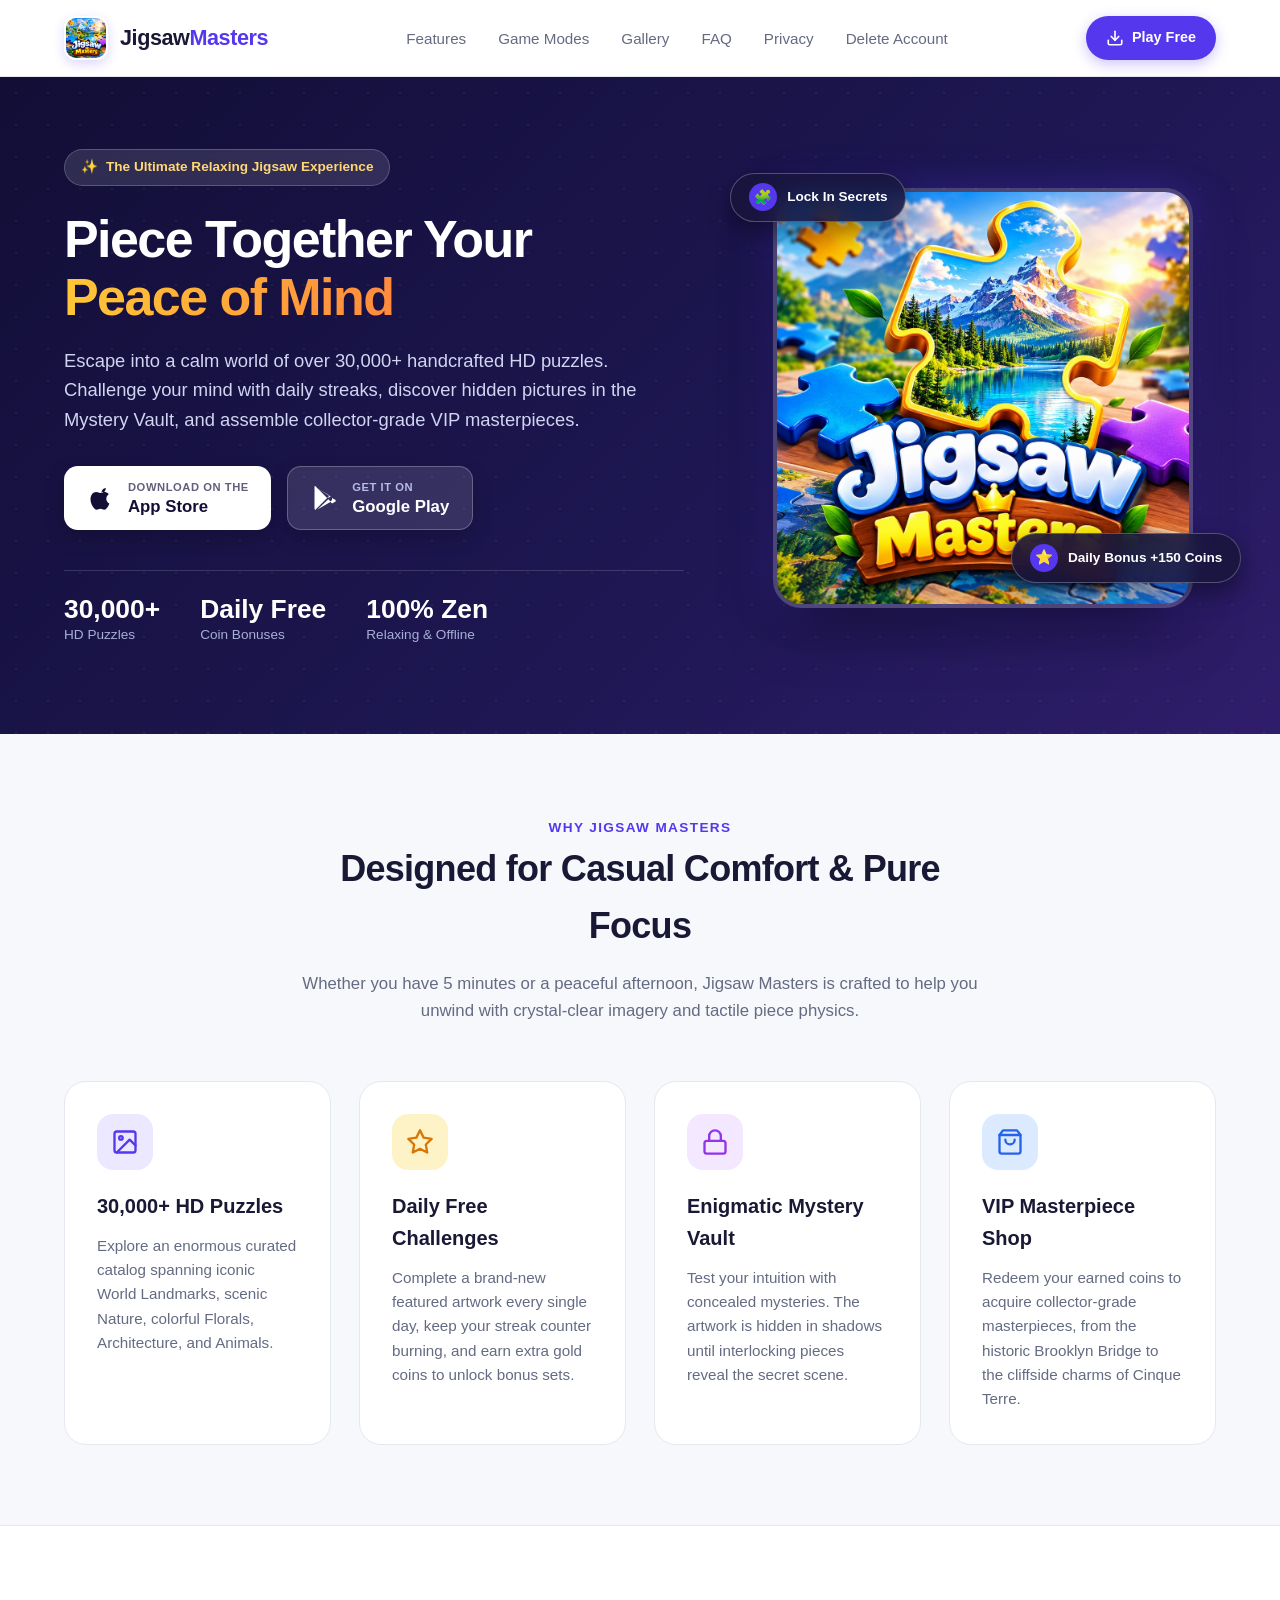
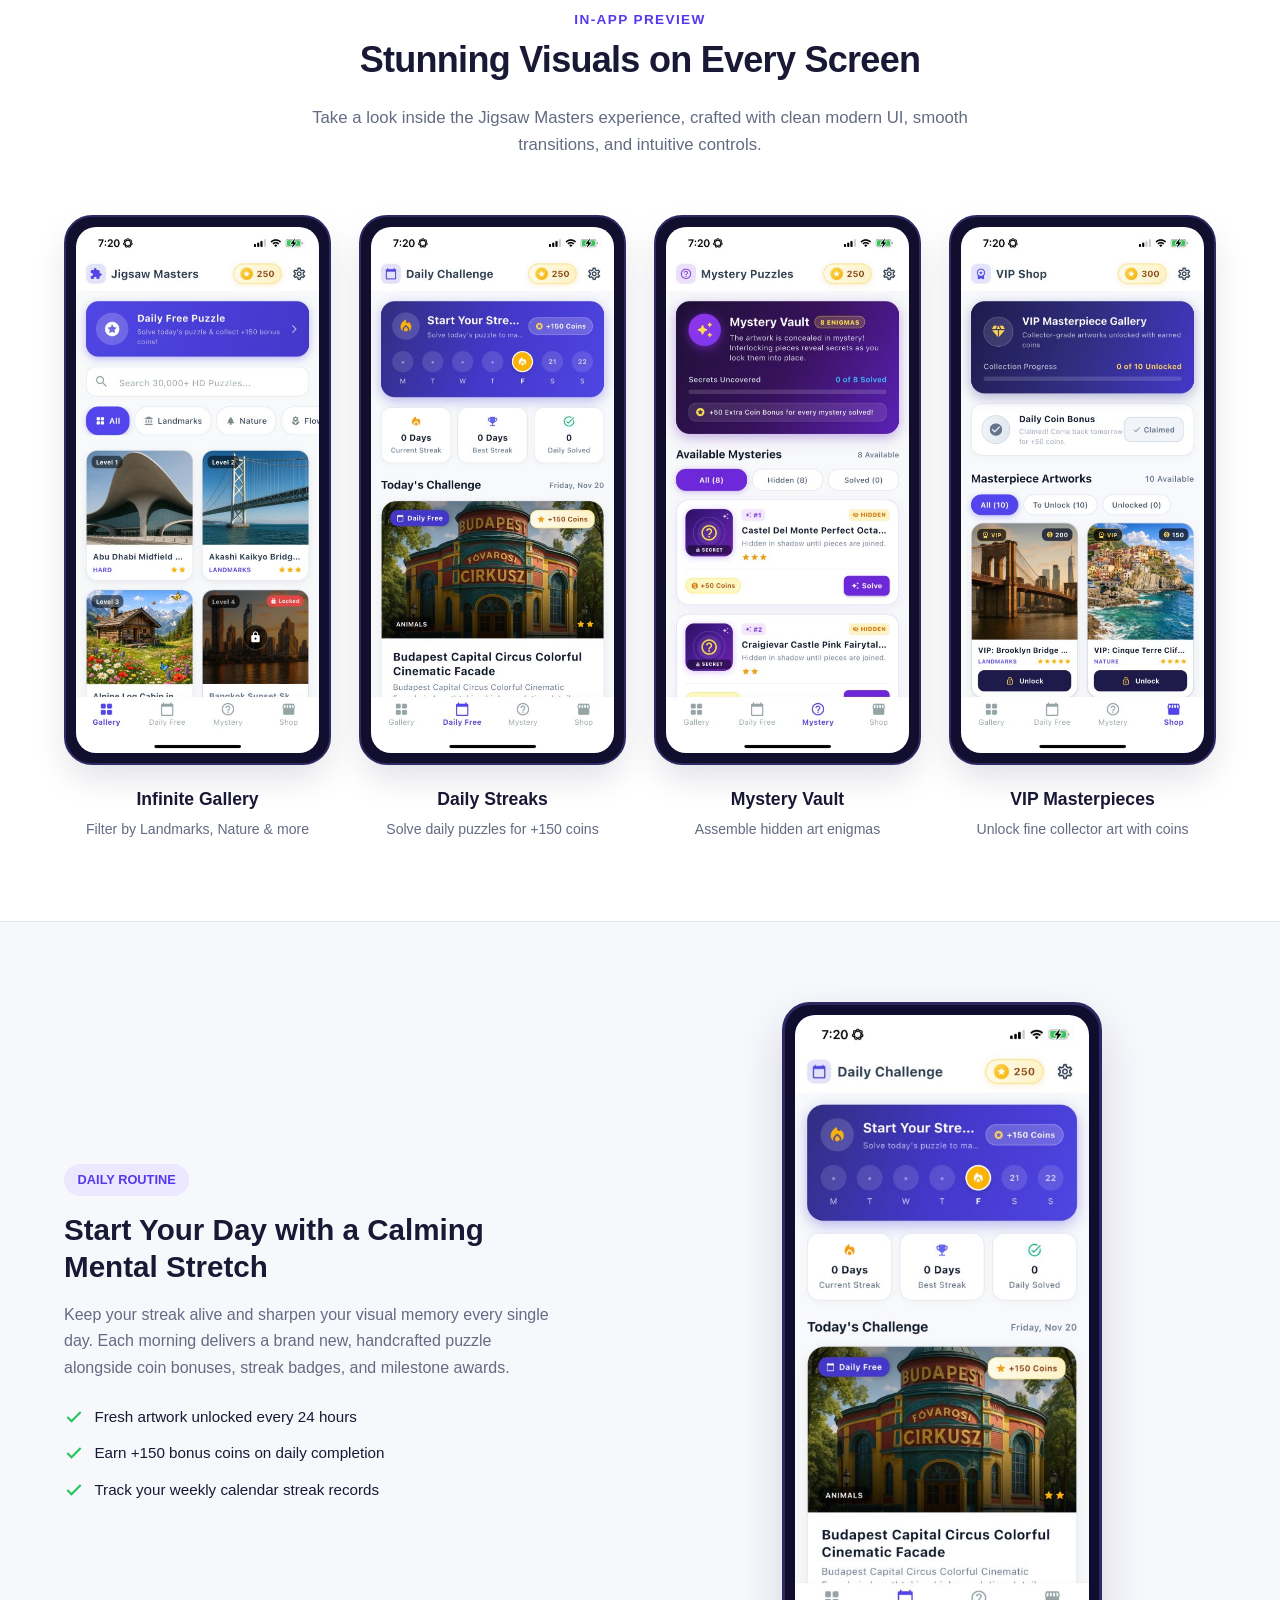
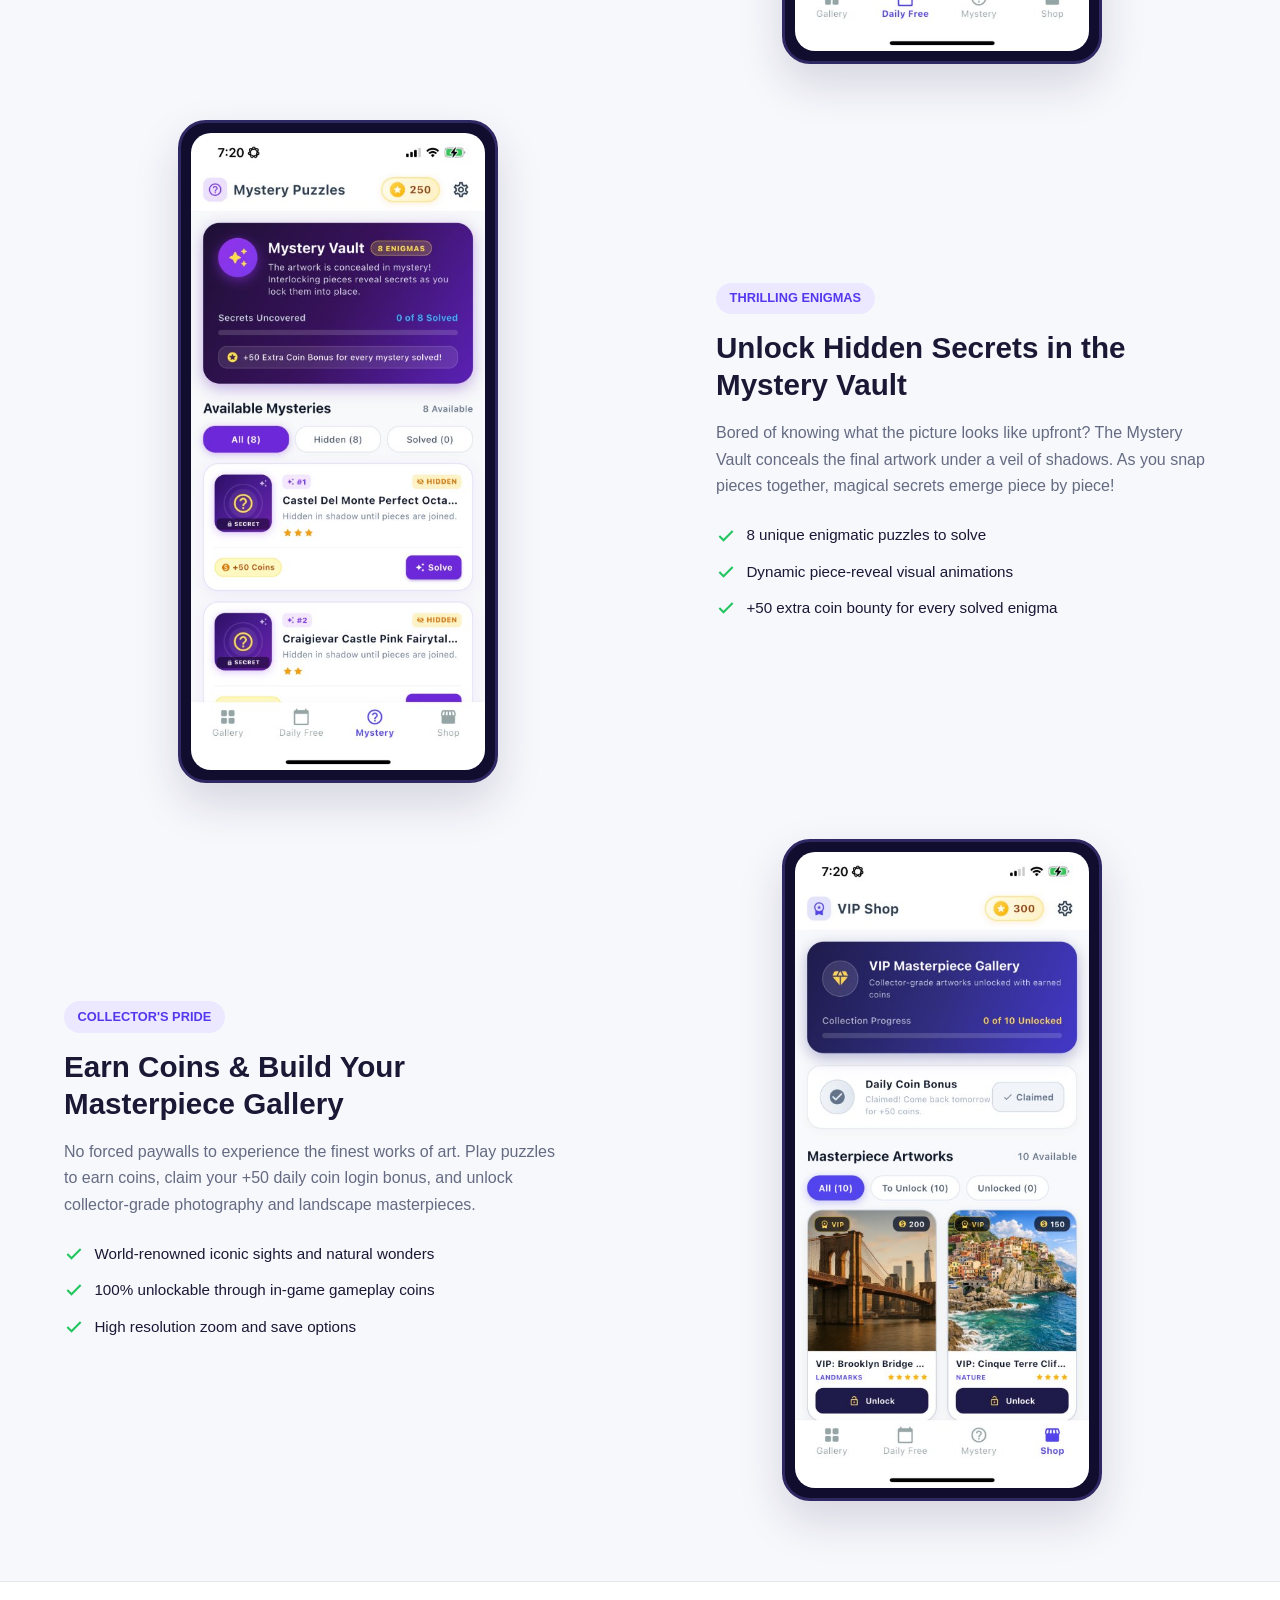
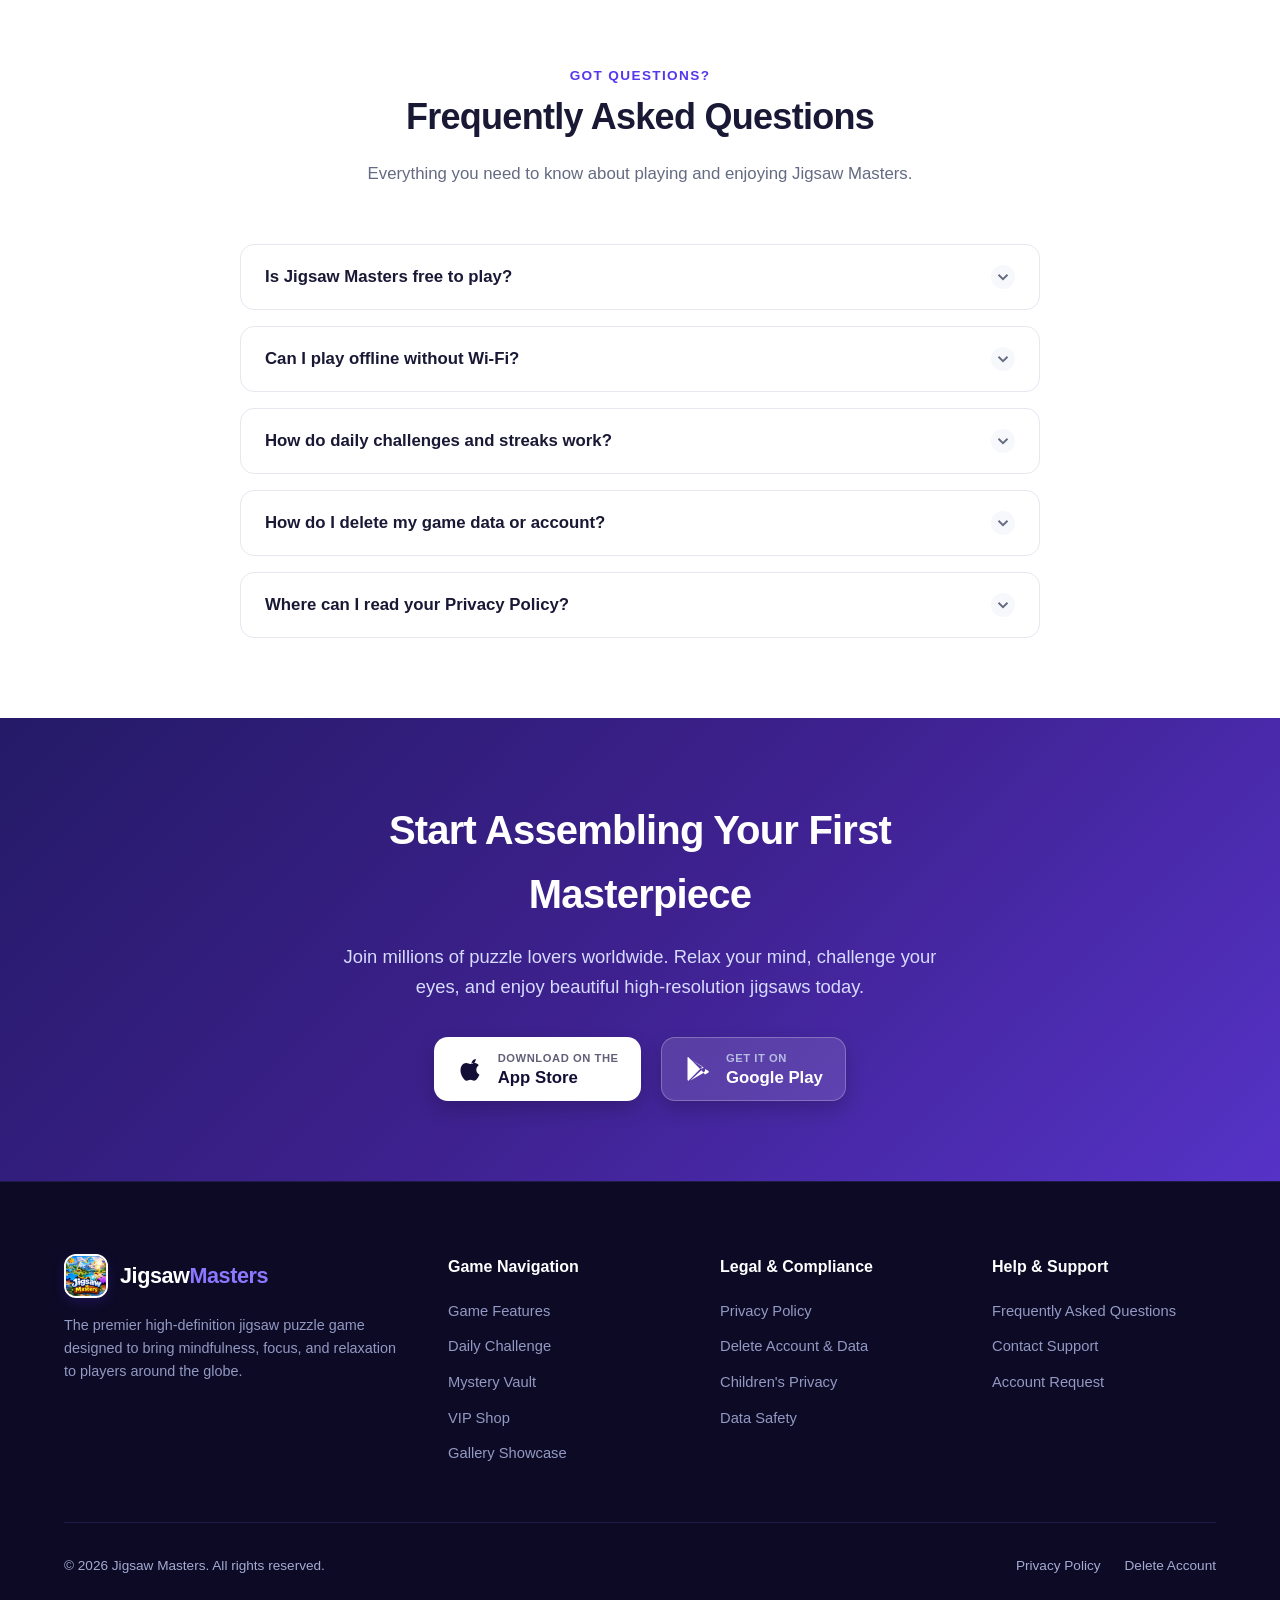
<file: index.html>
<!DOCTYPE html>
<html lang="en">
<head>
  <meta charset="UTF-8">
  <meta name="viewport" content="width=device-width, initial-scale=1.0">
  <title>Jigsaw Masters - Relaxing HD Jigsaw Puzzle Game</title>
  <meta name="description" content="Discover Jigsaw Masters! Immerse yourself in over 30,000+ HD puzzles, daily challenges, mystery vault enigmas, and VIP masterpieces. Download free for iOS and Android.">
  <meta name="keywords" content="Jigsaw Masters, jigsaw puzzle game, relaxing puzzle, HD jigsaw, daily challenge, puzzle streak, puzzle game app">
  
  <!-- Open Graph / Meta -->
  <meta property="og:title" content="Jigsaw Masters - Relaxing HD Jigsaw Puzzle Game">
  <meta property="og:description" content="Piece together your peace of mind with 30,000+ HD puzzles, daily streaks, and mystery enigmas.">
  <meta property="og:image" content="assets/images/app-logo.jpg">
  <meta property="og:type" content="website">

  <!-- Favicon -->
  <link rel="icon" type="image/jpeg" href="assets/images/app-logo.jpg">
  
  <!-- Stylesheets -->
  <link rel="stylesheet" href="assets/css/style.css">
</head>
<body>

  <!-- Navigation Header -->
  <header class="site-header">
    <div class="container nav-container">
      <a href="index.html" class="brand-logo" aria-label="Jigsaw Masters Home">
        <div class="brand-icon">
          <img src="assets/images/app-logo.jpg" alt="Jigsaw Masters Logo" width="44" height="44">
        </div>
        <div class="brand-text">Jigsaw<span>Masters</span></div>
      </a>

      <!-- Desktop Nav -->
      <nav aria-label="Primary Navigation">
        <ul class="nav-links">
          <li><a href="#features">Features</a></li>
          <li><a href="#modes">Game Modes</a></li>
          <li><a href="#showcase">Gallery</a></li>
          <li><a href="#faq">FAQ</a></li>
          <li><a href="privacy-policy.html">Privacy</a></li>
          <li><a href="delete-account.html">Delete Account</a></li>
        </ul>
      </nav>

      <div class="nav-actions">
        <a href="#download" class="btn-header-cta">
          <svg width="18" height="18" viewBox="0 0 24 24" fill="none" stroke="currentColor" stroke-width="2.2" stroke-linecap="round" stroke-linejoin="round">
            <path d="M21 15v4a2 2 0 0 1-2 2H5a2 2 0 0 1-2-2v-4"></path>
            <polyline points="7 10 12 15 17 10"></polyline>
            <line x1="12" y1="15" x2="12" y2="3"></line>
          </svg>
          Play Free
        </a>
        <button class="mobile-menu-btn" id="mobileMenuBtn" aria-label="Toggle navigation menu" aria-expanded="false">
          <svg width="26" height="26" viewBox="0 0 24 24" fill="none" stroke="currentColor" stroke-width="2.5" stroke-linecap="round" stroke-linejoin="round">
            <line x1="3" y1="12" x2="21" y2="12"></line>
            <line x1="3" y1="6" x2="21" y2="6"></line>
            <line x1="3" y1="18" x2="21" y2="18"></line>
          </svg>
        </button>
      </div>
    </div>

    <!-- Mobile Dropdown -->
    <div class="mobile-menu-dropdown" id="mobileMenuDropdown">
      <ul class="mobile-nav-list">
        <li><a href="#features">Features</a></li>
        <li><a href="#modes">Game Modes</a></li>
        <li><a href="#showcase">Screenshots</a></li>
        <li><a href="#faq">FAQ</a></li>
        <li><a href="privacy-policy.html">Privacy Policy</a></li>
        <li><a href="delete-account.html">Delete Account</a></li>
      </ul>
      <a href="#download" class="btn-header-cta mobile-cta-btn">Download Jigsaw Masters</a>
    </div>
  </header>

  <!-- Hero Section -->
  <section class="hero-section" id="hero">
    <div class="hero-pattern"></div>
    <div class="container hero-grid">
      <div class="hero-content">
        <div class="badge-tag">
          <span>✨</span> The Ultimate Relaxing Jigsaw Experience
        </div>
        <h1 class="hero-title">
          Piece Together Your <span>Peace of Mind</span>
        </h1>
        <p class="hero-desc">
          Escape into a calm world of over 30,000+ handcrafted HD puzzles. Challenge your mind with daily streaks, discover hidden pictures in the Mystery Vault, and assemble collector-grade VIP masterpieces.
        </p>

        <div class="hero-ctas" id="download">
          <!-- App Store Badge -->
          <a href="#" class="store-badge-btn" aria-label="Download on the App Store">
            <svg viewBox="0 0 24 24" fill="currentColor">
              <path d="M18.71 19.5c-.83 1.24-1.71 2.45-3.05 2.47-1.34.03-1.77-.79-3.29-.79-1.53 0-2 .77-3.27.82-1.31.05-2.3-1.32-3.14-2.53C4.25 17 2.94 12.45 4.7 9.39c.87-1.52 2.43-2.48 4.12-2.51 1.28-.02 2.5.87 3.29.87.78 0 2.26-1.07 3.81-.91.65.03 2.47.26 3.64 1.98-.09.06-2.17 1.28-2.15 3.81.03 3.02 2.65 4.03 2.68 4.04-.03.07-.42 1.44-1.38 2.83M15.97 6.37c.62-.75 1.04-1.8 1.01-2.87-1 .04-2.14.67-2.77 1.42-.55.65-.99 1.7-1.04 2.76 1.13.09 2.21-.57 2.8-1.31z"/>
            </svg>
            <div class="store-btn-text">
              <span class="subtext">Download on the</span>
              <span class="title">App Store</span>
            </div>
          </a>

          <!-- Google Play Badge -->
          <a href="#" class="store-badge-btn btn-google" aria-label="Get it on Google Play">
            <svg viewBox="0 0 24 24" fill="currentColor">
              <path d="M3.609 1.814L13.793 12 3.61 22.186a1.982 1.982 0 0 1-.61-.918V2.732c0-.338.077-.665.209-.918zm11.238 11.24l2.122 2.122-11.493 6.643 9.371-8.765zm2.122-2.108L4.475 3.303l11.493 6.643-2.122 2.108zm1.06 1.054l2.678 1.547c.789.456.789 1.196 0 1.652l-2.678 1.547-1.487-1.487 1.487-1.487z"/>
            </svg>
            <div class="store-btn-text">
              <span class="subtext">Get it on</span>
              <span class="title">Google Play</span>
            </div>
          </a>
        </div>

        <div class="hero-stats">
          <div class="stat-item">
            <h4>30,000+</h4>
            <p>HD Puzzles</p>
          </div>
          <div class="stat-item">
            <h4>Daily Free</h4>
            <p>Coin Bonuses</p>
          </div>
          <div class="stat-item">
            <h4>100% Zen</h4>
            <p>Relaxing & Offline</p>
          </div>
        </div>
      </div>

      <!-- Hero Visual -->
      <div class="hero-visual">
        <div class="hero-main-card">
          <img src="assets/images/app-logo.jpg" alt="Jigsaw Masters App Showcase" width="420" height="420">
        </div>

        <div class="floating-pill pill-1">
          <div class="pill-icon">🧩</div>
          <span>Lock In Secrets</span>
        </div>

        <div class="floating-pill pill-2">
          <div class="pill-icon">⭐</div>
          <span>Daily Bonus +150 Coins</span>
        </div>
      </div>
    </div>
  </section>

  <!-- Core Features Section -->
  <section class="section" id="features">
    <div class="container">
      <div class="section-header">
        <span class="section-subtitle">Why Jigsaw Masters</span>
        <h2 class="section-title">Designed for Casual Comfort & Pure Focus</h2>
        <p class="section-desc">Whether you have 5 minutes or a peaceful afternoon, Jigsaw Masters is crafted to help you unwind with crystal-clear imagery and tactile piece physics.</p>
      </div>

      <div class="features-grid">
        <!-- Feature 1 -->
        <div class="feature-card">
          <div class="feature-icon-wrapper">
            <svg width="28" height="28" viewBox="0 0 24 24" fill="none" stroke="currentColor" stroke-width="2" stroke-linecap="round" stroke-linejoin="round">
              <rect x="3" y="3" width="18" height="18" rx="2" ry="2"></rect>
              <circle cx="8.5" cy="8.5" r="1.5"></circle>
              <polyline points="21 15 16 10 5 21"></polyline>
            </svg>
          </div>
          <h3>30,000+ HD Puzzles</h3>
          <p>Explore an enormous curated catalog spanning iconic World Landmarks, scenic Nature, colorful Florals, Architecture, and Animals.</p>
        </div>

        <!-- Feature 2 -->
        <div class="feature-card">
          <div class="feature-icon-wrapper">
            <svg width="28" height="28" viewBox="0 0 24 24" fill="none" stroke="currentColor" stroke-width="2" stroke-linecap="round" stroke-linejoin="round">
              <polygon points="12 2 15.09 8.26 22 9.27 17 14.14 18.18 21.02 12 17.77 5.82 21.02 7 14.14 2 9.27 8.91 8.26 12 2"></polygon>
            </svg>
          </div>
          <h3>Daily Free Challenges</h3>
          <p>Complete a brand-new featured artwork every single day, keep your streak counter burning, and earn extra gold coins to unlock bonus sets.</p>
        </div>

        <!-- Feature 3 -->
        <div class="feature-card">
          <div class="feature-icon-wrapper">
            <svg width="28" height="28" viewBox="0 0 24 24" fill="none" stroke="currentColor" stroke-width="2" stroke-linecap="round" stroke-linejoin="round">
              <rect x="3" y="11" width="18" height="11" rx="2" ry="2"></rect>
              <path d="M7 11V7a5 5 0 0 1 10 0v4"></path>
            </svg>
          </div>
          <h3>Enigmatic Mystery Vault</h3>
          <p>Test your intuition with concealed mysteries. The artwork is hidden in shadows until interlocking pieces reveal the secret scene.</p>
        </div>

        <!-- Feature 4 -->
        <div class="feature-card">
          <div class="feature-icon-wrapper">
            <svg width="28" height="28" viewBox="0 0 24 24" fill="none" stroke="currentColor" stroke-width="2" stroke-linecap="round" stroke-linejoin="round">
              <path d="M6 2L3 6v14a2 2 0 0 0 2 2h14a2 2 0 0 0 2-2V6l-3-4z"></path>
              <line x1="3" y1="6" x2="21" y2="6"></line>
              <path d="M16 10a4 4 0 0 1-8 0"></path>
            </svg>
          </div>
          <h3>VIP Masterpiece Shop</h3>
          <p>Redeem your earned coins to acquire collector-grade masterpieces, from the historic Brooklyn Bridge to the cliffside charms of Cinque Terre.</p>
        </div>
      </div>
    </div>
  </section>

  <!-- In-Game Showcase / Screenshots -->
  <section class="section showcase-section" id="showcase">
    <div class="container">
      <div class="section-header">
        <span class="section-subtitle">In-App Preview</span>
        <h2 class="section-title">Stunning Visuals on Every Screen</h2>
        <p class="section-desc">Take a look inside the Jigsaw Masters experience, crafted with clean modern UI, smooth transitions, and intuitive controls.</p>
      </div>

      <div class="screens-grid">
        <!-- Screen 1: Gallery -->
        <div class="screen-item">
          <div class="screen-mockup">
            <img src="assets/images/screen-gallery.jpg" alt="Jigsaw Masters HD Puzzle Catalog" loading="lazy">
          </div>
          <div class="screen-caption">
            <h4>Infinite Gallery</h4>
            <p>Filter by Landmarks, Nature & more</p>
          </div>
        </div>

        <!-- Screen 2: Daily Challenge -->
        <div class="screen-item">
          <div class="screen-mockup">
            <img src="assets/images/screen-daily.jpg" alt="Daily Free Challenge and Streaks" loading="lazy">
          </div>
          <div class="screen-caption">
            <h4>Daily Streaks</h4>
            <p>Solve daily puzzles for +150 coins</p>
          </div>
        </div>

        <!-- Screen 3: Mystery Puzzles -->
        <div class="screen-item">
          <div class="screen-mockup">
            <img src="assets/images/screen-mystery.jpg" alt="Mystery Vault Enigmas" loading="lazy">
          </div>
          <div class="screen-caption">
            <h4>Mystery Vault</h4>
            <p>Assemble hidden art enigmas</p>
          </div>
        </div>

        <!-- Screen 4: VIP Shop -->
        <div class="screen-item">
          <div class="screen-mockup">
            <img src="assets/images/screen-vip.jpg" alt="VIP Masterpiece Gallery Shop" loading="lazy">
          </div>
          <div class="screen-caption">
            <h4>VIP Masterpieces</h4>
            <p>Unlock fine collector art with coins</p>
          </div>
        </div>
      </div>
    </div>
  </section>

  <!-- Deep Dive Game Modes -->
  <section class="section" id="modes">
    <div class="container modes-container">
      
      <!-- Mode 1: Daily Free -->
      <div class="mode-row">
        <div class="mode-content">
          <span class="mode-tag">Daily Routine</span>
          <h3 class="mode-title">Start Your Day with a Calming Mental Stretch</h3>
          <p class="mode-desc">
            Keep your streak alive and sharpen your visual memory every single day. Each morning delivers a brand new, handcrafted puzzle alongside coin bonuses, streak badges, and milestone awards.
          </p>
          <ul class="mode-checklist">
            <li>
              <svg width="20" height="20" viewBox="0 0 24 24" fill="none" stroke="currentColor" stroke-width="2.5"><polyline points="20 6 9 17 4 12"></polyline></svg>
              Fresh artwork unlocked every 24 hours
            </li>
            <li>
              <svg width="20" height="20" viewBox="0 0 24 24" fill="none" stroke="currentColor" stroke-width="2.5"><polyline points="20 6 9 17 4 12"></polyline></svg>
              Earn +150 bonus coins on daily completion
            </li>
            <li>
              <svg width="20" height="20" viewBox="0 0 24 24" fill="none" stroke="currentColor" stroke-width="2.5"><polyline points="20 6 9 17 4 12"></polyline></svg>
              Track your weekly calendar streak records
            </li>
          </ul>
        </div>
        <div class="mode-preview-frame">
          <img src="assets/images/screen-daily.jpg" alt="Daily Free Challenge Screen" loading="lazy">
        </div>
      </div>

      <!-- Mode 2: Mystery Vault -->
      <div class="mode-row reverse">
        <div class="mode-content">
          <span class="mode-tag">Thrilling Enigmas</span>
          <h3 class="mode-title">Unlock Hidden Secrets in the Mystery Vault</h3>
          <p class="mode-desc">
            Bored of knowing what the picture looks like upfront? The Mystery Vault conceals the final artwork under a veil of shadows. As you snap pieces together, magical secrets emerge piece by piece!
          </p>
          <ul class="mode-checklist">
            <li>
              <svg width="20" height="20" viewBox="0 0 24 24" fill="none" stroke="currentColor" stroke-width="2.5"><polyline points="20 6 9 17 4 12"></polyline></svg>
              8 unique enigmatic puzzles to solve
            </li>
            <li>
              <svg width="20" height="20" viewBox="0 0 24 24" fill="none" stroke="currentColor" stroke-width="2.5"><polyline points="20 6 9 17 4 12"></polyline></svg>
              Dynamic piece-reveal visual animations
            </li>
            <li>
              <svg width="20" height="20" viewBox="0 0 24 24" fill="none" stroke="currentColor" stroke-width="2.5"><polyline points="20 6 9 17 4 12"></polyline></svg>
              +50 extra coin bounty for every solved enigma
            </li>
          </ul>
        </div>
        <div class="mode-preview-frame">
          <img src="assets/images/screen-mystery.jpg" alt="Mystery Vault Screen" loading="lazy">
        </div>
      </div>

      <!-- Mode 3: VIP Shop -->
      <div class="mode-row">
        <div class="mode-content">
          <span class="mode-tag">Collector's Pride</span>
          <h3 class="mode-title">Earn Coins & Build Your Masterpiece Gallery</h3>
          <p class="mode-desc">
            No forced paywalls to experience the finest works of art. Play puzzles to earn coins, claim your +50 daily coin login bonus, and unlock collector-grade photography and landscape masterpieces.
          </p>
          <ul class="mode-checklist">
            <li>
              <svg width="20" height="20" viewBox="0 0 24 24" fill="none" stroke="currentColor" stroke-width="2.5"><polyline points="20 6 9 17 4 12"></polyline></svg>
              World-renowned iconic sights and natural wonders
            </li>
            <li>
              <svg width="20" height="20" viewBox="0 0 24 24" fill="none" stroke="currentColor" stroke-width="2.5"><polyline points="20 6 9 17 4 12"></polyline></svg>
              100% unlockable through in-game gameplay coins
            </li>
            <li>
              <svg width="20" height="20" viewBox="0 0 24 24" fill="none" stroke="currentColor" stroke-width="2.5"><polyline points="20 6 9 17 4 12"></polyline></svg>
              High resolution zoom and save options
            </li>
          </ul>
        </div>
        <div class="mode-preview-frame">
          <img src="assets/images/screen-vip.jpg" alt="VIP Shop Screen" loading="lazy">
        </div>
      </div>

    </div>
  </section>

  <!-- FAQ Section -->
  <section class="section" id="faq" style="background: #ffffff; border-top: 1px solid var(--border-color);">
    <div class="container">
      <div class="section-header">
        <span class="section-subtitle">Got Questions?</span>
        <h2 class="section-title">Frequently Asked Questions</h2>
        <p class="section-desc">Everything you need to know about playing and enjoying Jigsaw Masters.</p>
      </div>

      <div class="faq-accordion">
        <div class="faq-item">
          <button class="faq-question" aria-expanded="false">
            <span>Is Jigsaw Masters free to play?</span>
            <div class="faq-icon">
              <svg width="18" height="18" viewBox="0 0 24 24" fill="none" stroke="currentColor" stroke-width="2.5"><polyline points="6 9 12 15 18 9"></polyline></svg>
            </div>
          </button>
          <div class="faq-answer">
            <p>Yes! Jigsaw Masters is completely free to download and play. You can enjoy thousands of puzzles, daily challenges, and mystery vaults without paying a dime. Optional in-game items or coin packages can be purchased if you wish to unlock content faster.</p>
          </div>
        </div>

        <div class="faq-item">
          <button class="faq-question" aria-expanded="false">
            <span>Can I play offline without Wi-Fi?</span>
            <div class="faq-icon">
              <svg width="18" height="18" viewBox="0 0 24 24" fill="none" stroke="currentColor" stroke-width="2.5"><polyline points="6 9 12 15 18 9"></polyline></svg>
            </div>
          </button>
          <div class="faq-answer">
            <p>Absolutely. You can play your downloaded puzzle packs and ongoing games completely offline, making Jigsaw Masters the ideal companion for flights, commutes, or relaxing in nature.</p>
          </div>
        </div>

        <div class="faq-item">
          <button class="faq-question" aria-expanded="false">
            <span>How do daily challenges and streaks work?</span>
            <div class="faq-icon">
              <svg width="18" height="18" viewBox="0 0 24 24" fill="none" stroke="currentColor" stroke-width="2.5"><polyline points="6 9 12 15 18 9"></polyline></svg>
            </div>
          </button>
          <div class="faq-answer">
            <p>A new unique puzzle arrives every day at midnight local time. Solving the puzzle adds a day to your streak calendar and rewards you with +150 bonus coins.</p>
          </div>
        </div>

        <div class="faq-item">
          <button class="faq-question" aria-expanded="false">
            <span>How do I delete my game data or account?</span>
            <div class="faq-icon">
              <svg width="18" height="18" viewBox="0 0 24 24" fill="none" stroke="currentColor" stroke-width="2.5"><polyline points="6 9 12 15 18 9"></polyline></svg>
            </div>
          </button>
          <div class="faq-answer">
            <p>You can delete your account and all associated cloud data at any time either within the game (via Settings ⚙️ &gt; Account &gt; Delete Account) or directly online through our dedicated <a href="delete-account.html">Account Deletion Page</a>.</p>
          </div>
        </div>

        <div class="faq-item">
          <button class="faq-question" aria-expanded="false">
            <span>Where can I read your Privacy Policy?</span>
            <div class="faq-icon">
              <svg width="18" height="18" viewBox="0 0 24 24" fill="none" stroke="currentColor" stroke-width="2.5"><polyline points="6 9 12 15 18 9"></polyline></svg>
            </div>
          </button>
          <div class="faq-answer">
            <p>We believe in total transparency. Our complete and detailed data policies are available on our <a href="privacy-policy.html">Privacy Policy page</a>.</p>
          </div>
        </div>
      </div>
    </div>
  </section>

  <!-- CTA Banner -->
  <section class="cta-section">
    <div class="container cta-box">
      <h2>Start Assembling Your First Masterpiece</h2>
      <p>Join millions of puzzle lovers worldwide. Relax your mind, challenge your eyes, and enjoy beautiful high-resolution jigsaws today.</p>
      <div class="cta-buttons">
        <a href="#" class="store-badge-btn" aria-label="Download on App Store">
          <svg viewBox="0 0 24 24" fill="currentColor" width="26" height="26">
            <path d="M18.71 19.5c-.83 1.24-1.71 2.45-3.05 2.47-1.34.03-1.77-.79-3.29-.79-1.53 0-2 .77-3.27.82-1.31.05-2.3-1.32-3.14-2.53C4.25 17 2.94 12.45 4.7 9.39c.87-1.52 2.43-2.48 4.12-2.51 1.28-.02 2.5.87 3.29.87.78 0 2.26-1.07 3.81-.91.65.03 2.47.26 3.64 1.98-.09.06-2.17 1.28-2.15 3.81.03 3.02 2.65 4.03 2.68 4.04-.03.07-.42 1.44-1.38 2.83M15.97 6.37c.62-.75 1.04-1.8 1.01-2.87-1 .04-2.14.67-2.77 1.42-.55.65-.99 1.7-1.04 2.76 1.13.09 2.21-.57 2.8-1.31z"/>
          </svg>
          <div class="store-btn-text">
            <span class="subtext">Download on the</span>
            <span class="title">App Store</span>
          </div>
        </a>

        <a href="#" class="store-badge-btn btn-google" aria-label="Get it on Google Play">
          <svg viewBox="0 0 24 24" fill="currentColor" width="26" height="26">
            <path d="M3.609 1.814L13.793 12 3.61 22.186a1.982 1.982 0 0 1-.61-.918V2.732c0-.338.077-.665.209-.918zm11.238 11.24l2.122 2.122-11.493 6.643 9.371-8.765zm2.122-2.108L4.475 3.303l11.493 6.643-2.122 2.108zm1.06 1.054l2.678 1.547c.789.456.789 1.196 0 1.652l-2.678 1.547-1.487-1.487 1.487-1.487z"/>
          </svg>
          <div class="store-btn-text">
            <span class="subtext">Get it on</span>
            <span class="title">Google Play</span>
          </div>
        </a>
      </div>
    </div>
  </section>

  <!-- Site Footer -->
  <footer class="site-footer">
    <div class="container">
      <div class="footer-grid">
        <div class="footer-brand">
          <div class="brand-logo">
            <div class="brand-icon">
              <img src="assets/images/app-logo.jpg" alt="Jigsaw Masters Logo" width="44" height="44">
            </div>
            <div class="brand-text">Jigsaw<span style="color: #8c77ff;">Masters</span></div>
          </div>
          <p class="footer-desc">
            The premier high-definition jigsaw puzzle game designed to bring mindfulness, focus, and relaxation to players around the globe.
          </p>
        </div>

        <div class="footer-col">
          <h4>Game Navigation</h4>
          <ul class="footer-links">
            <li><a href="#features">Game Features</a></li>
            <li><a href="#modes">Daily Challenge</a></li>
            <li><a href="#modes">Mystery Vault</a></li>
            <li><a href="#modes">VIP Shop</a></li>
            <li><a href="#showcase">Gallery Showcase</a></li>
          </ul>
        </div>

        <div class="footer-col">
          <h4>Legal & Compliance</h4>
          <ul class="footer-links">
            <li><a href="privacy-policy.html">Privacy Policy</a></li>
            <li><a href="delete-account.html">Delete Account & Data</a></li>
            <li><a href="privacy-policy.html#children">Children's Privacy</a></li>
            <li><a href="privacy-policy.html#security">Data Safety</a></li>
          </ul>
        </div>

        <div class="footer-col">
          <h4>Help & Support</h4>
          <ul class="footer-links">
            <li><a href="#faq">Frequently Asked Questions</a></li>
            <li><a href="mailto:support@jigsawmastersgame.com">Contact Support</a></li>
            <li><a href="delete-account.html">Account Request</a></li>
          </ul>
        </div>
      </div>

      <div class="footer-bottom">
        <p>&copy; <span id="currentYear"></span> Jigsaw Masters. All rights reserved.</p>
        <div class="footer-legal-links">
          <a href="privacy-policy.html">Privacy Policy</a>
          <a href="delete-account.html">Delete Account</a>
        </div>
      </div>
    </div>
  </footer>

  <!-- Scripts -->
  <script src="assets/js/main.js"></script>
</body>
</html>
</file>
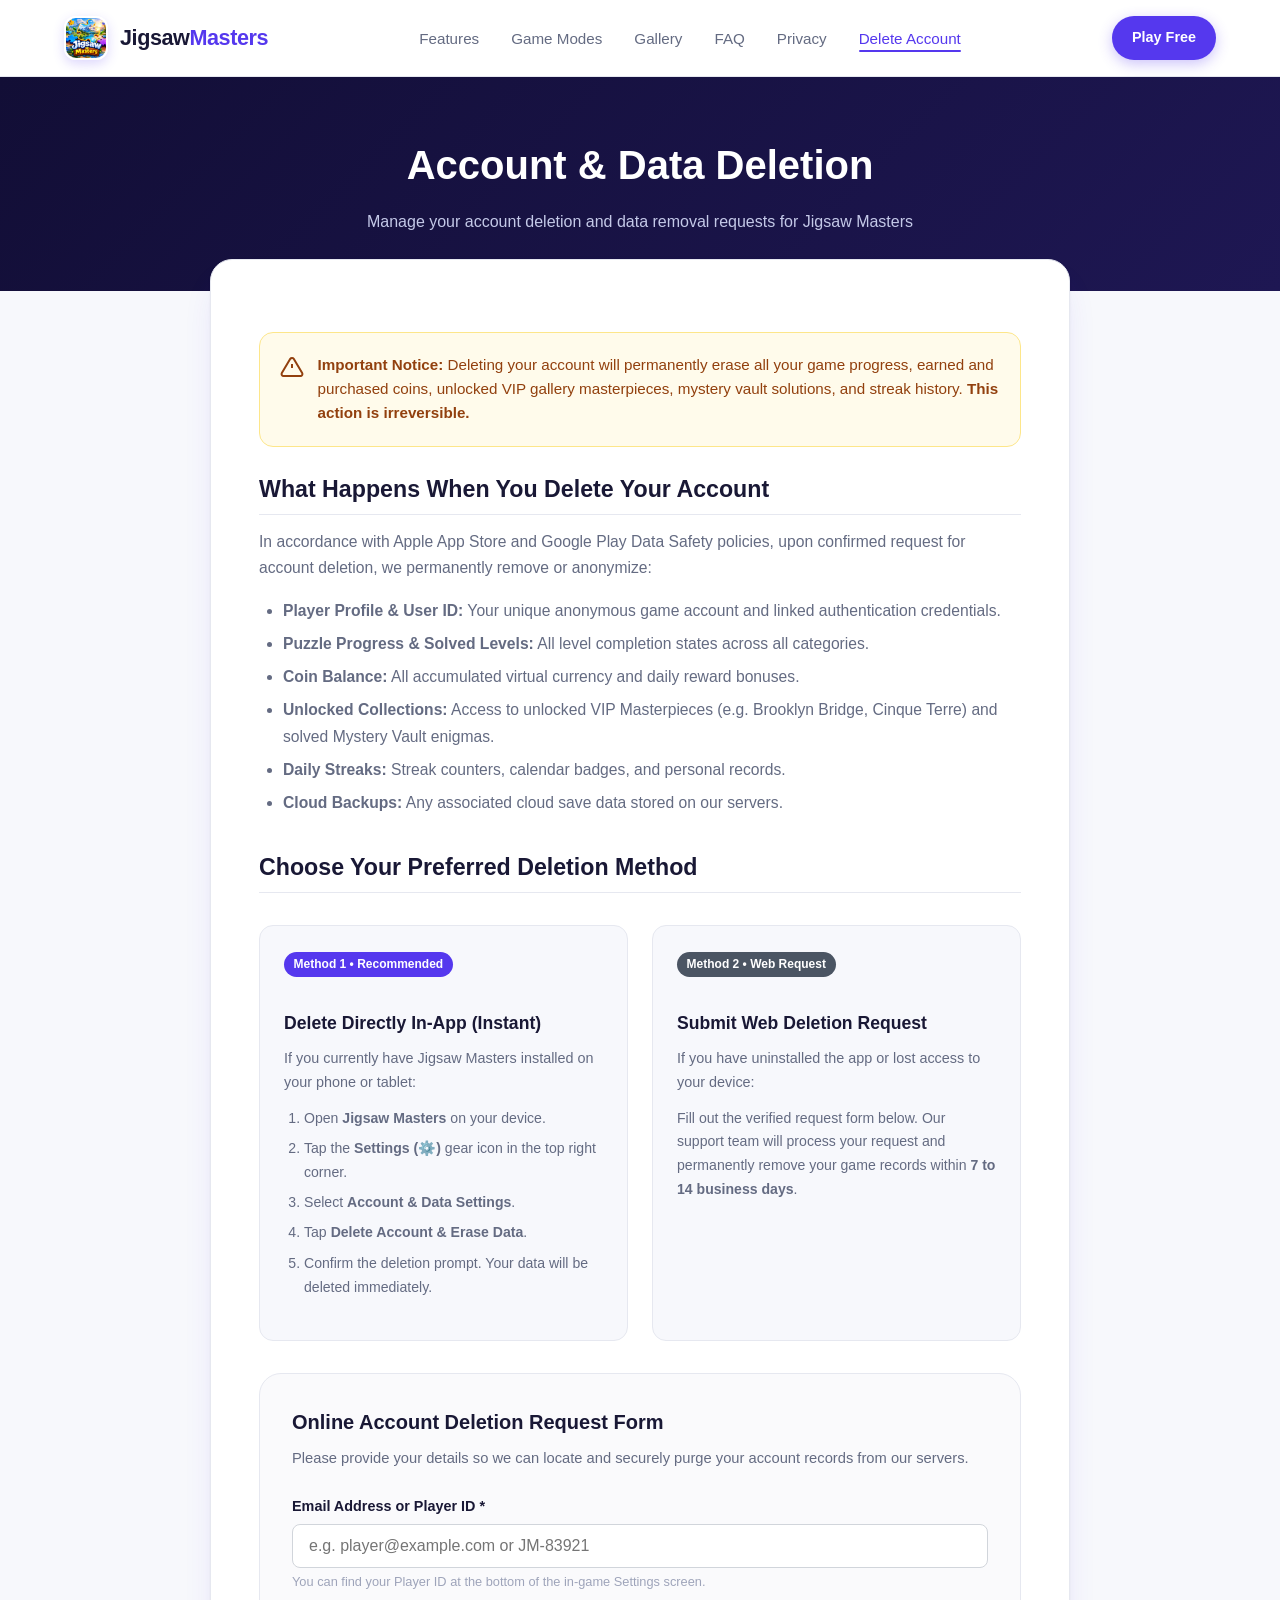
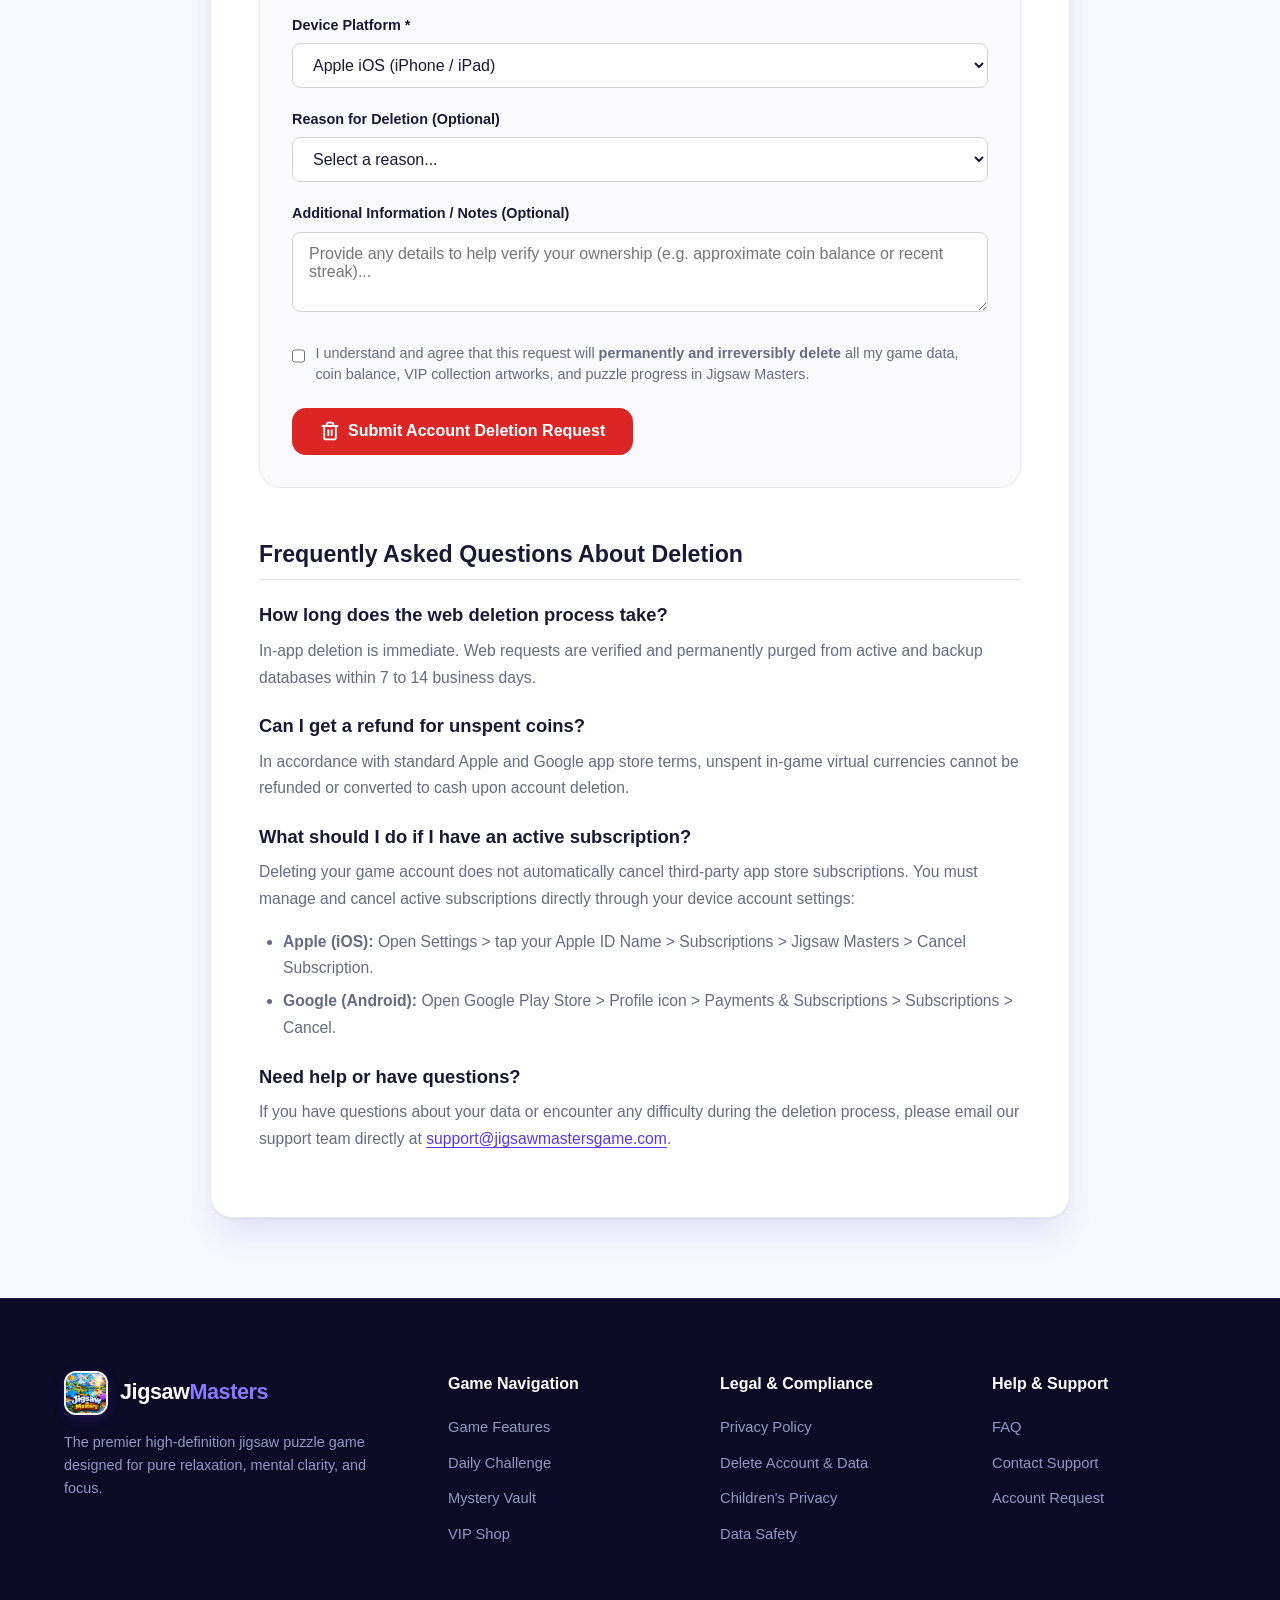
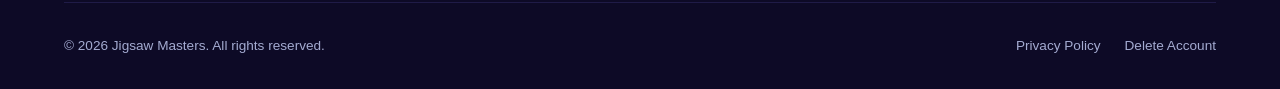
<file: delete-account.html>
<!DOCTYPE html>
<html lang="en">
<head>
  <meta charset="UTF-8">
  <meta name="viewport" content="width=device-width, initial-scale=1.0">
  <title>Delete Account &amp; Data - Jigsaw Masters</title>
  <meta name="description" content="Request the permanent deletion of your Jigsaw Masters game account, puzzle progress, coins, and cloud data.">
  <link rel="icon" type="image/jpeg" href="assets/images/app-logo.jpg">
  <link rel="stylesheet" href="assets/css/style.css">
</head>
<body>

  <!-- Navigation Header -->
  <header class="site-header">
    <div class="container nav-container">
      <a href="index.html" class="brand-logo" aria-label="Jigsaw Masters Home">
        <div class="brand-icon">
          <img src="assets/images/app-logo.jpg" alt="Jigsaw Masters Logo" width="44" height="44">
        </div>
        <div class="brand-text">Jigsaw<span>Masters</span></div>
      </a>

      <nav aria-label="Primary Navigation">
        <ul class="nav-links">
          <li><a href="index.html#features">Features</a></li>
          <li><a href="index.html#modes">Game Modes</a></li>
          <li><a href="index.html#showcase">Gallery</a></li>
          <li><a href="index.html#faq">FAQ</a></li>
          <li><a href="privacy-policy.html">Privacy</a></li>
          <li><a href="delete-account.html" class="active">Delete Account</a></li>
        </ul>
      </nav>

      <div class="nav-actions">
        <a href="index.html#download" class="btn-header-cta">
          Play Free
        </a>
        <button class="mobile-menu-btn" id="mobileMenuBtn" aria-label="Toggle navigation menu" aria-expanded="false">
          <svg width="26" height="26" viewBox="0 0 24 24" fill="none" stroke="currentColor" stroke-width="2.5" stroke-linecap="round" stroke-linejoin="round">
            <line x1="3" y1="12" x2="21" y2="12"></line>
            <line x1="3" y1="6" x2="21" y2="6"></line>
            <line x1="3" y1="18" x2="21" y2="18"></line>
          </svg>
        </button>
      </div>
    </div>

    <!-- Mobile Dropdown -->
    <div class="mobile-menu-dropdown" id="mobileMenuDropdown">
      <ul class="mobile-nav-list">
        <li><a href="index.html#features">Features</a></li>
        <li><a href="index.html#modes">Game Modes</a></li>
        <li><a href="index.html#showcase">Screenshots</a></li>
        <li><a href="index.html#faq">FAQ</a></li>
        <li><a href="privacy-policy.html">Privacy Policy</a></li>
        <li><a href="delete-account.html" class="active">Delete Account</a></li>
      </ul>
      <a href="index.html#download" class="btn-header-cta mobile-cta-btn">Download Game</a>
    </div>
  </header>

  <!-- Legal Hero Header -->
  <section class="legal-header">
    <div class="container">
      <h1>Account &amp; Data Deletion</h1>
      <p>Manage your account deletion and data removal requests for Jigsaw Masters</p>
    </div>
  </section>

  <!-- Main Content Container -->
  <main class="container">
    <div class="legal-container">
      <div class="legal-content">

        <div class="alert-box alert-warning">
          <svg width="24" height="24" viewBox="0 0 24 24" fill="none" stroke="currentColor" stroke-width="2" style="flex-shrink: 0; margin-top: 2px;">
            <path d="M10.29 3.86L1.82 18a2 2 0 0 0 1.71 3h16.94a2 2 0 0 0 1.71-3L13.71 3.86a2 2 0 0 0-3.42 0z"></path>
            <line x1="12" y1="9" x2="12" y2="13"></line>
            <line x1="12" y1="17" x2="12.01" y2="17"></line>
          </svg>
          <div>
            <strong>Important Notice:</strong> Deleting your account will permanently erase all your game progress, earned and purchased coins, unlocked VIP gallery masterpieces, mystery vault solutions, and streak history. <strong>This action is irreversible.</strong>
          </div>
        </div>

        <h2>What Happens When You Delete Your Account</h2>
        <p>
          In accordance with Apple App Store and Google Play Data Safety policies, upon confirmed request for account deletion, we permanently remove or anonymize:
        </p>
        <ul>
          <li><strong>Player Profile &amp; User ID:</strong> Your unique anonymous game account and linked authentication credentials.</li>
          <li><strong>Puzzle Progress &amp; Solved Levels:</strong> All level completion states across all categories.</li>
          <li><strong>Coin Balance:</strong> All accumulated virtual currency and daily reward bonuses.</li>
          <li><strong>Unlocked Collections:</strong> Access to unlocked VIP Masterpieces (e.g. Brooklyn Bridge, Cinque Terre) and solved Mystery Vault enigmas.</li>
          <li><strong>Daily Streaks:</strong> Streak counters, calendar badges, and personal records.</li>
          <li><strong>Cloud Backups:</strong> Any associated cloud save data stored on our servers.</li>
        </ul>

        <h2>Choose Your Preferred Deletion Method</h2>
        
        <div class="steps-card-grid">
          <!-- Method 1: In-App -->
          <div class="step-card">
            <span class="step-badge">Method 1 • Recommended</span>
            <h3>Delete Directly In-App (Instant)</h3>
            <p style="font-size: 0.9rem; margin-bottom: 0.75rem;">If you currently have Jigsaw Masters installed on your phone or tablet:</p>
            <ol style="font-size: 0.88rem; padding-left: 1.25rem;">
              <li>Open <strong>Jigsaw Masters</strong> on your device.</li>
              <li>Tap the <strong>Settings (⚙️)</strong> gear icon in the top right corner.</li>
              <li>Select <strong>Account &amp; Data Settings</strong>.</li>
              <li>Tap <strong>Delete Account &amp; Erase Data</strong>.</li>
              <li>Confirm the deletion prompt. Your data will be deleted immediately.</li>
            </ol>
          </div>

          <!-- Method 2: Web Form -->
          <div class="step-card">
            <span class="step-badge" style="background: #4b5563;">Method 2 • Web Request</span>
            <h3>Submit Web Deletion Request</h3>
            <p style="font-size: 0.9rem; margin-bottom: 0.75rem;">If you have uninstalled the app or lost access to your device:</p>
            <p style="font-size: 0.88rem; color: var(--text-muted);">
              Fill out the verified request form below. Our support team will process your request and permanently remove your game records within <strong>7 to 14 business days</strong>.
            </p>
          </div>
        </div>

        <!-- Web Deletion Request Form -->
        <div class="deletion-form-wrapper">
          <h3 style="margin-top: 0; font-size: 1.25rem;">Online Account Deletion Request Form</h3>
          <p style="font-size: 0.92rem; color: var(--text-muted); margin-bottom: 1.5rem;">
            Please provide your details so we can locate and securely purge your account records from our servers.
          </p>

          <form id="accountDeletionForm">
            <div class="form-group">
              <label class="form-label" for="userIdentifier">Email Address or Player ID *</label>
              <input type="text" id="userIdentifier" class="form-control" placeholder="e.g. player@example.com or JM-83921" required>
              <span class="form-hint">You can find your Player ID at the bottom of the in-game Settings screen.</span>
            </div>

            <div class="form-group">
              <label class="form-label" for="userPlatform">Device Platform *</label>
              <select id="userPlatform" class="form-control" required>
                <option value="ios">Apple iOS (iPhone / iPad)</option>
                <option value="android">Google Android</option>
                <option value="other">Other / Not Sure</option>
              </select>
            </div>

            <div class="form-group">
              <label class="form-label" for="deleteReason">Reason for Deletion (Optional)</label>
              <select id="deleteReason" class="form-control">
                <option value="">Select a reason...</option>
                <option value="taking-break">Taking a break from mobile puzzles</option>
                <option value="privacy">Privacy or data concerns</option>
                <option value="reset-game">Want to start over from scratch</option>
                <option value="switching-device">Switching devices</option>
                <option value="other">Other reason</option>
              </select>
            </div>

            <div class="form-group">
              <label class="form-label" for="additionalComments">Additional Information / Notes (Optional)</label>
              <textarea id="additionalComments" class="form-control" rows="3" placeholder="Provide any details to help verify your ownership (e.g. approximate coin balance or recent streak)..."></textarea>
            </div>

            <div class="form-check">
              <input type="checkbox" id="confirmDeleteCheck" required>
              <label for="confirmDeleteCheck">
                I understand and agree that this request will <strong>permanently and irreversibly delete</strong> all my game data, coin balance, VIP collection artworks, and puzzle progress in Jigsaw Masters.
              </label>
            </div>

            <button type="submit" class="btn-danger">
              <svg width="20" height="20" viewBox="0 0 24 24" fill="none" stroke="currentColor" stroke-width="2.2" stroke-linecap="round" stroke-linejoin="round">
                <polyline points="3 6 5 6 21 6"></polyline>
                <path d="M19 6v14a2 2 0 0 1-2 2H7a2 2 0 0 1-2-2V6m3 0V4a2 2 0 0 1 2-2h4a2 2 0 0 1 2 2v2"></path>
                <line x1="10" y1="11" x2="10" y2="17"></line>
                <line x1="14" y1="11" x2="14" y2="17"></line>
              </svg>
              Submit Account Deletion Request
            </button>
          </form>
        </div>

        <h2 style="margin-top: 3rem;">Frequently Asked Questions About Deletion</h2>

        <h3>How long does the web deletion process take?</h3>
        <p>
          In-app deletion is immediate. Web requests are verified and permanently purged from active and backup databases within 7 to 14 business days.
        </p>

        <h3>Can I get a refund for unspent coins?</h3>
        <p>
          In accordance with standard Apple and Google app store terms, unspent in-game virtual currencies cannot be refunded or converted to cash upon account deletion.
        </p>

        <h3>What should I do if I have an active subscription?</h3>
        <p>
          Deleting your game account does not automatically cancel third-party app store subscriptions. You must manage and cancel active subscriptions directly through your device account settings:
        </p>
        <ul>
          <li><strong>Apple (iOS):</strong> Open Settings &gt; tap your Apple ID Name &gt; Subscriptions &gt; Jigsaw Masters &gt; Cancel Subscription.</li>
          <li><strong>Google (Android):</strong> Open Google Play Store &gt; Profile icon &gt; Payments &amp; Subscriptions &gt; Subscriptions &gt; Cancel.</li>
        </ul>

        <h3>Need help or have questions?</h3>
        <p>
          If you have questions about your data or encounter any difficulty during the deletion process, please email our support team directly at <a href="mailto:support@jigsawmastersgame.com">support@jigsawmastersgame.com</a>.
        </p>

      </div>
    </div>
  </main>

  <!-- Confirmation Modal -->
  <div class="modal-overlay" id="deleteConfirmModal" role="dialog" aria-modal="true" aria-labelledby="modalTitle">
    <div class="modal-dialog">
      <div class="modal-icon">✓</div>
      <h3 class="modal-title" id="modalTitle">Request Received</h3>
      <p class="modal-desc">
        Your account and data deletion request has been submitted to the Jigsaw Masters Data Privacy Team. We will verify your credentials and complete the permanent purge within 7 to 14 business days.
      </p>
      <button type="button" class="modal-btn" id="closeModalBtn">Close Window</button>
    </div>
  </div>

  <!-- Site Footer -->
  <footer class="site-footer">
    <div class="container">
      <div class="footer-grid">
        <div class="footer-brand">
          <div class="brand-logo">
            <div class="brand-icon">
              <img src="assets/images/app-logo.jpg" alt="Jigsaw Masters Logo" width="44" height="44">
            </div>
            <div class="brand-text">Jigsaw<span style="color: #8c77ff;">Masters</span></div>
          </div>
          <p class="footer-desc">
            The premier high-definition jigsaw puzzle game designed for pure relaxation, mental clarity, and focus.
          </p>
        </div>

        <div class="footer-col">
          <h4>Game Navigation</h4>
          <ul class="footer-links">
            <li><a href="index.html#features">Game Features</a></li>
            <li><a href="index.html#modes">Daily Challenge</a></li>
            <li><a href="index.html#modes">Mystery Vault</a></li>
            <li><a href="index.html#modes">VIP Shop</a></li>
          </ul>
        </div>

        <div class="footer-col">
          <h4>Legal &amp; Compliance</h4>
          <ul class="footer-links">
            <li><a href="privacy-policy.html">Privacy Policy</a></li>
            <li><a href="delete-account.html">Delete Account &amp; Data</a></li>
            <li><a href="privacy-policy.html#children">Children's Privacy</a></li>
            <li><a href="privacy-policy.html#security">Data Safety</a></li>
          </ul>
        </div>

        <div class="footer-col">
          <h4>Help &amp; Support</h4>
          <ul class="footer-links">
            <li><a href="index.html#faq">FAQ</a></li>
            <li><a href="mailto:support@jigsawmastersgame.com">Contact Support</a></li>
            <li><a href="delete-account.html">Account Request</a></li>
          </ul>
        </div>
      </div>

      <div class="footer-bottom">
        <p>&copy; <span id="currentYear"></span> Jigsaw Masters. All rights reserved.</p>
        <div class="footer-legal-links">
          <a href="privacy-policy.html">Privacy Policy</a>
          <a href="delete-account.html">Delete Account</a>
        </div>
      </div>
    </div>
  </footer>

  <script src="assets/js/main.js"></script>
</body>
</html>
</file>
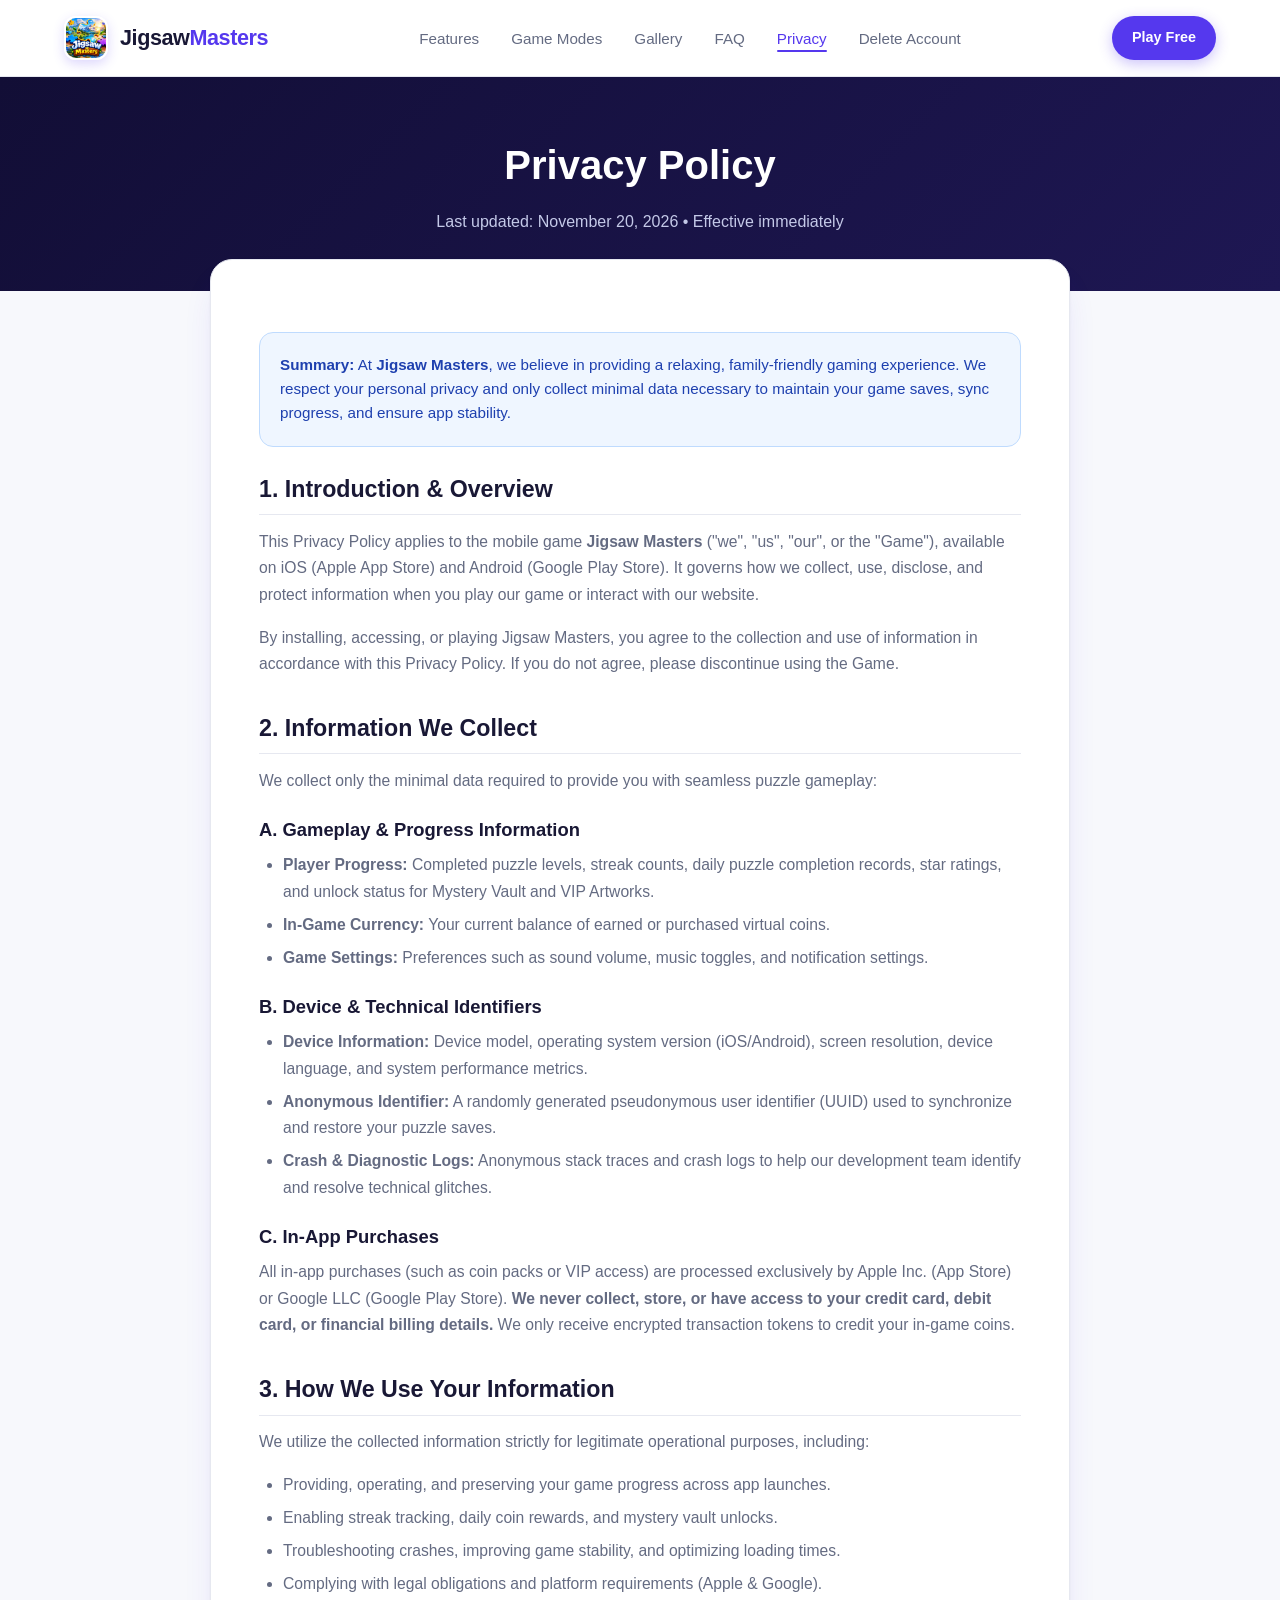
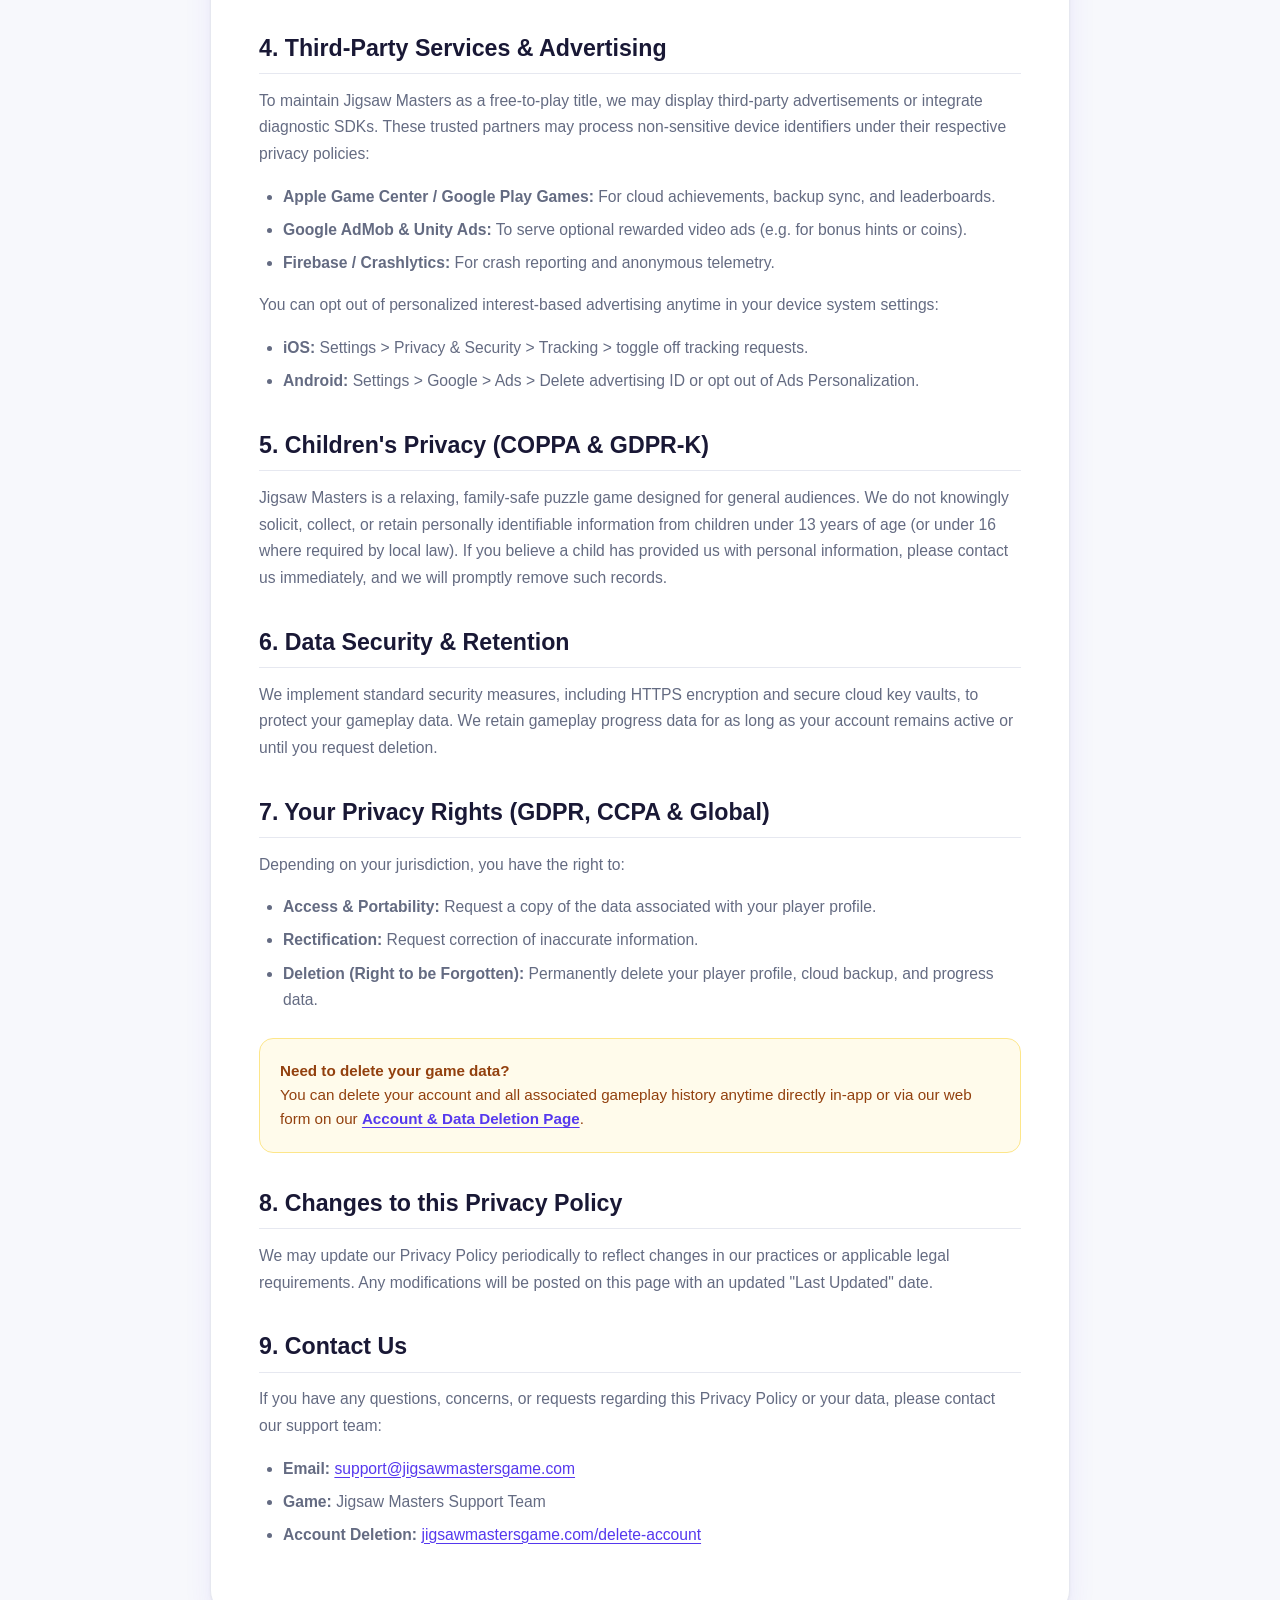
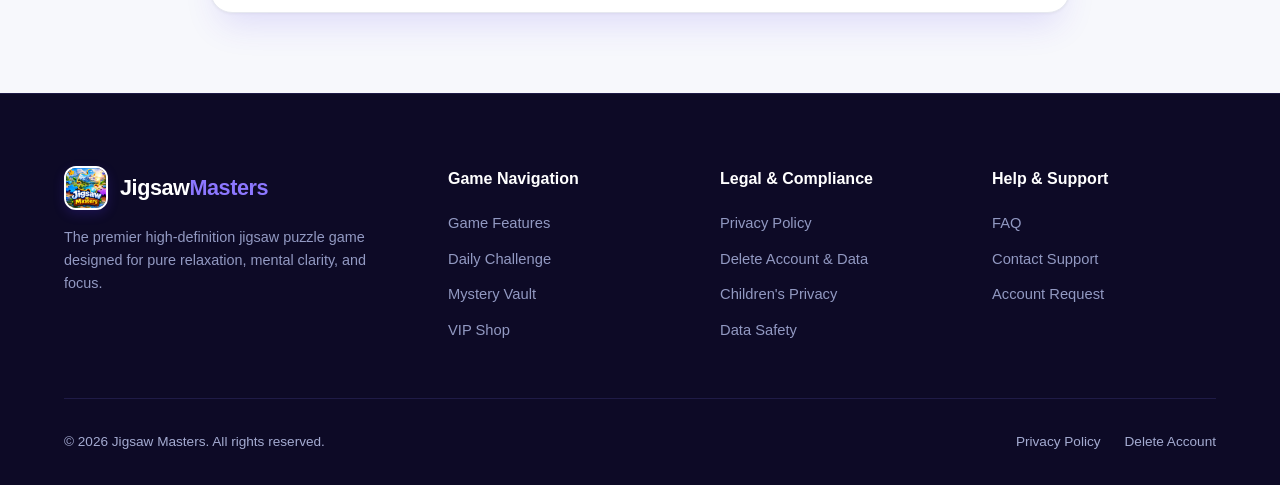
<file: privacy-policy.html>
<!DOCTYPE html>
<html lang="en">
<head>
  <meta charset="UTF-8">
  <meta name="viewport" content="width=device-width, initial-scale=1.0">
  <title>Privacy Policy - Jigsaw Masters</title>
  <meta name="description" content="Privacy Policy for Jigsaw Masters. Learn how we handle, protect, and respect your privacy and gameplay data.">
  <link rel="icon" type="image/jpeg" href="assets/images/app-logo.jpg">
  <link rel="stylesheet" href="assets/css/style.css">
</head>
<body>

  <!-- Navigation Header -->
  <header class="site-header">
    <div class="container nav-container">
      <a href="index.html" class="brand-logo" aria-label="Jigsaw Masters Home">
        <div class="brand-icon">
          <img src="assets/images/app-logo.jpg" alt="Jigsaw Masters Logo" width="44" height="44">
        </div>
        <div class="brand-text">Jigsaw<span>Masters</span></div>
      </a>

      <nav aria-label="Primary Navigation">
        <ul class="nav-links">
          <li><a href="index.html#features">Features</a></li>
          <li><a href="index.html#modes">Game Modes</a></li>
          <li><a href="index.html#showcase">Gallery</a></li>
          <li><a href="index.html#faq">FAQ</a></li>
          <li><a href="privacy-policy.html" class="active">Privacy</a></li>
          <li><a href="delete-account.html">Delete Account</a></li>
        </ul>
      </nav>

      <div class="nav-actions">
        <a href="index.html#download" class="btn-header-cta">
          Play Free
        </a>
        <button class="mobile-menu-btn" id="mobileMenuBtn" aria-label="Toggle navigation menu" aria-expanded="false">
          <svg width="26" height="26" viewBox="0 0 24 24" fill="none" stroke="currentColor" stroke-width="2.5" stroke-linecap="round" stroke-linejoin="round">
            <line x1="3" y1="12" x2="21" y2="12"></line>
            <line x1="3" y1="6" x2="21" y2="6"></line>
            <line x1="3" y1="18" x2="21" y2="18"></line>
          </svg>
        </button>
      </div>
    </div>

    <!-- Mobile Dropdown -->
    <div class="mobile-menu-dropdown" id="mobileMenuDropdown">
      <ul class="mobile-nav-list">
        <li><a href="index.html#features">Features</a></li>
        <li><a href="index.html#modes">Game Modes</a></li>
        <li><a href="index.html#showcase">Screenshots</a></li>
        <li><a href="index.html#faq">FAQ</a></li>
        <li><a href="privacy-policy.html" class="active">Privacy Policy</a></li>
        <li><a href="delete-account.html">Delete Account</a></li>
      </ul>
      <a href="index.html#download" class="btn-header-cta mobile-cta-btn">Download Game</a>
    </div>
  </header>

  <!-- Legal Hero Header -->
  <section class="legal-header">
    <div class="container">
      <h1>Privacy Policy</h1>
      <p>Last updated: November 20, 2026 • Effective immediately</p>
    </div>
  </section>

  <!-- Main Legal Document Content -->
  <main class="container">
    <div class="legal-container">
      <div class="legal-content">
        
        <div class="alert-box alert-info">
          <div>
            <strong>Summary:</strong> At <strong>Jigsaw Masters</strong>, we believe in providing a relaxing, family-friendly gaming experience. We respect your personal privacy and only collect minimal data necessary to maintain your game saves, sync progress, and ensure app stability.
          </div>
        </div>

        <h2>1. Introduction &amp; Overview</h2>
        <p>
          This Privacy Policy applies to the mobile game <strong>Jigsaw Masters</strong> ("we", "us", "our", or the "Game"), available on iOS (Apple App Store) and Android (Google Play Store). It governs how we collect, use, disclose, and protect information when you play our game or interact with our website.
        </p>
        <p>
          By installing, accessing, or playing Jigsaw Masters, you agree to the collection and use of information in accordance with this Privacy Policy. If you do not agree, please discontinue using the Game.
        </p>

        <h2>2. Information We Collect</h2>
        <p>We collect only the minimal data required to provide you with seamless puzzle gameplay:</p>

        <h3>A. Gameplay &amp; Progress Information</h3>
        <ul>
          <li><strong>Player Progress:</strong> Completed puzzle levels, streak counts, daily puzzle completion records, star ratings, and unlock status for Mystery Vault and VIP Artworks.</li>
          <li><strong>In-Game Currency:</strong> Your current balance of earned or purchased virtual coins.</li>
          <li><strong>Game Settings:</strong> Preferences such as sound volume, music toggles, and notification settings.</li>
        </ul>

        <h3>B. Device &amp; Technical Identifiers</h3>
        <ul>
          <li><strong>Device Information:</strong> Device model, operating system version (iOS/Android), screen resolution, device language, and system performance metrics.</li>
          <li><strong>Anonymous Identifier:</strong> A randomly generated pseudonymous user identifier (UUID) used to synchronize and restore your puzzle saves.</li>
          <li><strong>Crash &amp; Diagnostic Logs:</strong> Anonymous stack traces and crash logs to help our development team identify and resolve technical glitches.</li>
        </ul>

        <h3>C. In-App Purchases</h3>
        <p>
          All in-app purchases (such as coin packs or VIP access) are processed exclusively by Apple Inc. (App Store) or Google LLC (Google Play Store). <strong>We never collect, store, or have access to your credit card, debit card, or financial billing details.</strong> We only receive encrypted transaction tokens to credit your in-game coins.
        </p>

        <h2>3. How We Use Your Information</h2>
        <p>We utilize the collected information strictly for legitimate operational purposes, including:</p>
        <ul>
          <li>Providing, operating, and preserving your game progress across app launches.</li>
          <li>Enabling streak tracking, daily coin rewards, and mystery vault unlocks.</li>
          <li>Troubleshooting crashes, improving game stability, and optimizing loading times.</li>
          <li>Complying with legal obligations and platform requirements (Apple &amp; Google).</li>
        </ul>

        <h2>4. Third-Party Services &amp; Advertising</h2>
        <p>
          To maintain Jigsaw Masters as a free-to-play title, we may display third-party advertisements or integrate diagnostic SDKs. These trusted partners may process non-sensitive device identifiers under their respective privacy policies:
        </p>
        <ul>
          <li><strong>Apple Game Center / Google Play Games:</strong> For cloud achievements, backup sync, and leaderboards.</li>
          <li><strong>Google AdMob &amp; Unity Ads:</strong> To serve optional rewarded video ads (e.g. for bonus hints or coins).</li>
          <li><strong>Firebase / Crashlytics:</strong> For crash reporting and anonymous telemetry.</li>
        </ul>
        <p>
          You can opt out of personalized interest-based advertising anytime in your device system settings:
        </p>
        <ul>
          <li><strong>iOS:</strong> Settings &gt; Privacy &amp; Security &gt; Tracking &gt; toggle off tracking requests.</li>
          <li><strong>Android:</strong> Settings &gt; Google &gt; Ads &gt; Delete advertising ID or opt out of Ads Personalization.</li>
        </ul>

        <h2 id="children">5. Children's Privacy (COPPA &amp; GDPR-K)</h2>
        <p>
          Jigsaw Masters is a relaxing, family-safe puzzle game designed for general audiences. We do not knowingly solicit, collect, or retain personally identifiable information from children under 13 years of age (or under 16 where required by local law). If you believe a child has provided us with personal information, please contact us immediately, and we will promptly remove such records.
        </p>

        <h2 id="security">6. Data Security &amp; Retention</h2>
        <p>
          We implement standard security measures, including HTTPS encryption and secure cloud key vaults, to protect your gameplay data. We retain gameplay progress data for as long as your account remains active or until you request deletion.
        </p>

        <h2>7. Your Privacy Rights (GDPR, CCPA &amp; Global)</h2>
        <p>Depending on your jurisdiction, you have the right to:</p>
        <ul>
          <li><strong>Access &amp; Portability:</strong> Request a copy of the data associated with your player profile.</li>
          <li><strong>Rectification:</strong> Request correction of inaccurate information.</li>
          <li><strong>Deletion (Right to be Forgotten):</strong> Permanently delete your player profile, cloud backup, and progress data.</li>
        </ul>

        <div class="alert-box alert-warning">
          <div>
            <strong>Need to delete your game data?</strong><br>
            You can delete your account and all associated gameplay history anytime directly in-app or via our web form on our <a href="delete-account.html"><strong>Account &amp; Data Deletion Page</strong></a>.
          </div>
        </div>

        <h2>8. Changes to this Privacy Policy</h2>
        <p>
          We may update our Privacy Policy periodically to reflect changes in our practices or applicable legal requirements. Any modifications will be posted on this page with an updated "Last Updated" date.
        </p>

        <h2>9. Contact Us</h2>
        <p>
          If you have any questions, concerns, or requests regarding this Privacy Policy or your data, please contact our support team:
        </p>
        <ul>
          <li><strong>Email:</strong> <a href="mailto:support@jigsawmastersgame.com">support@jigsawmastersgame.com</a></li>
          <li><strong>Game:</strong> Jigsaw Masters Support Team</li>
          <li><strong>Account Deletion:</strong> <a href="delete-account.html">jigsawmastersgame.com/delete-account</a></li>
        </ul>

      </div>
    </div>
  </main>

  <!-- Site Footer -->
  <footer class="site-footer">
    <div class="container">
      <div class="footer-grid">
        <div class="footer-brand">
          <div class="brand-logo">
            <div class="brand-icon">
              <img src="assets/images/app-logo.jpg" alt="Jigsaw Masters Logo" width="44" height="44">
            </div>
            <div class="brand-text">Jigsaw<span style="color: #8c77ff;">Masters</span></div>
          </div>
          <p class="footer-desc">
            The premier high-definition jigsaw puzzle game designed for pure relaxation, mental clarity, and focus.
          </p>
        </div>

        <div class="footer-col">
          <h4>Game Navigation</h4>
          <ul class="footer-links">
            <li><a href="index.html#features">Game Features</a></li>
            <li><a href="index.html#modes">Daily Challenge</a></li>
            <li><a href="index.html#modes">Mystery Vault</a></li>
            <li><a href="index.html#modes">VIP Shop</a></li>
          </ul>
        </div>

        <div class="footer-col">
          <h4>Legal &amp; Compliance</h4>
          <ul class="footer-links">
            <li><a href="privacy-policy.html">Privacy Policy</a></li>
            <li><a href="delete-account.html">Delete Account &amp; Data</a></li>
            <li><a href="#children">Children's Privacy</a></li>
            <li><a href="#security">Data Safety</a></li>
          </ul>
        </div>

        <div class="footer-col">
          <h4>Help &amp; Support</h4>
          <ul class="footer-links">
            <li><a href="index.html#faq">FAQ</a></li>
            <li><a href="mailto:support@jigsawmastersgame.com">Contact Support</a></li>
            <li><a href="delete-account.html">Account Request</a></li>
          </ul>
        </div>
      </div>

      <div class="footer-bottom">
        <p>&copy; <span id="currentYear"></span> Jigsaw Masters. All rights reserved.</p>
        <div class="footer-legal-links">
          <a href="privacy-policy.html">Privacy Policy</a>
          <a href="delete-account.html">Delete Account</a>
        </div>
      </div>
    </div>
  </footer>

  <script src="assets/js/main.js"></script>
</body>
</html>
</file>
<file: assets/css/style.css>
/* ==========================================================================
   Jigsaw Masters - Official Website Stylesheet
   Modern, responsive, clean design
   ========================================================================== */

:root {
  --primary: #5538ee;
  --primary-hover: #4329d6;
  --primary-light: #ece8ff;
  --secondary: #fbb017;
  --secondary-hover: #e09908;
  --accent: #22c55e;
  --dark-bg: #0e0c28;
  --dark-surface: #18153d;
  --dark-card: #221e54;
  --light-bg: #f7f8fc;
  --white: #ffffff;
  --text-main: #191835;
  --text-muted: #646b82;
  --text-light: #9ea4ba;
  --border-color: #e6e8f0;
  --border-dark: #2c2863;
  --shadow-sm: 0 2px 8px rgba(24, 21, 61, 0.05);
  --shadow-md: 0 10px 25px -5px rgba(24, 21, 61, 0.08), 0 8px 10px -6px rgba(24, 21, 61, 0.04);
  --shadow-lg: 0 20px 35px -10px rgba(79, 56, 238, 0.15), 0 1px 3px rgba(0, 0, 0, 0.05);
  --shadow-glow: 0 0 35px rgba(251, 176, 23, 0.25);
  --radius-sm: 8px;
  --radius-md: 14px;
  --radius-lg: 22px;
  --radius-full: 9999px;
  --transition: all 0.25s cubic-bezier(0.16, 1, 0.3, 1);
  --font-family: -apple-system, BlinkMacSystemFont, "Segoe UI", Roboto, Helvetica, Arial, sans-serif;
}

/* Base & Reset */
*, *::before, *::after {
  box-sizing: border-box;
  margin: 0;
  padding: 0;
}

html {
  scroll-behavior: smooth;
  font-size: 16px;
}

body {
  font-family: var(--font-family);
  background-color: var(--light-bg);
  color: var(--text-main);
  line-height: 1.6;
  -webkit-font-smoothing: antialiased;
  -moz-osx-font-smoothing: grayscale;
  overflow-x: hidden;
}

a {
  color: inherit;
  text-decoration: none;
  transition: var(--transition);
}

img {
  max-width: 100%;
  height: auto;
  display: block;
}

button, input, select, textarea {
  font-family: inherit;
  font-size: 1rem;
}

.container {
  width: 100%;
  max-width: 1200px;
  margin: 0 auto;
  padding: 0 1.5rem;
}

/* ==========================================================================
   Header & Navigation
   ========================================================================== */
.site-header {
  position: sticky;
  top: 0;
  z-index: 100;
  background: rgba(255, 255, 255, 0.94);
  backdrop-filter: blur(14px);
  -webkit-backdrop-filter: blur(14px);
  border-bottom: 1px solid var(--border-color);
  transition: var(--transition);
}

.nav-container {
  display: flex;
  align-items: center;
  justify-content: space-between;
  height: 76px;
}

.brand-logo {
  display: flex;
  align-items: center;
  gap: 0.75rem;
  font-weight: 800;
  font-size: 1.35rem;
  color: var(--text-main);
  letter-spacing: -0.02em;
}

.brand-icon {
  width: 44px;
  height: 44px;
  border-radius: 12px;
  overflow: hidden;
  box-shadow: 0 4px 12px rgba(85, 56, 238, 0.2);
  border: 2px solid #ffffff;
}

.brand-icon img {
  width: 100%;
  height: 100%;
  object-fit: cover;
}

.brand-text span {
  color: var(--primary);
}

.nav-links {
  display: flex;
  align-items: center;
  gap: 2rem;
  list-style: none;
}

.nav-links a {
  font-weight: 500;
  color: var(--text-muted);
  font-size: 0.95rem;
  position: relative;
  padding: 0.35rem 0;
}

.nav-links a:hover,
.nav-links a.active {
  color: var(--primary);
}

.nav-links a.active::after {
  content: "";
  position: absolute;
  bottom: 0;
  left: 0;
  width: 100%;
  height: 2px;
  background: var(--primary);
  border-radius: 2px;
}

.nav-actions {
  display: flex;
  align-items: center;
  gap: 1rem;
}

.btn-header-cta {
  display: inline-flex;
  align-items: center;
  gap: 0.5rem;
  background: var(--primary);
  color: var(--white);
  padding: 0.65rem 1.25rem;
  border-radius: var(--radius-full);
  font-weight: 600;
  font-size: 0.9rem;
  box-shadow: 0 4px 14px rgba(85, 56, 238, 0.3);
  transition: var(--transition);
}

.btn-header-cta:hover {
  background: var(--primary-hover);
  transform: translateY(-1px);
  box-shadow: 0 6px 18px rgba(85, 56, 238, 0.4);
  color: var(--white);
}

.mobile-menu-btn {
  display: none;
  background: none;
  border: none;
  cursor: pointer;
  padding: 0.5rem;
  color: var(--text-main);
}

.mobile-menu-dropdown {
  display: none;
}

/* ==========================================================================
   Hero Section
   ========================================================================== */
.hero-section {
  position: relative;
  background: linear-gradient(135deg, #120e36 0%, #1e1753 60%, #2f1d6b 100%);
  color: var(--white);
  padding: 4.5rem 0 5.5rem;
  overflow: hidden;
}

.hero-pattern {
  position: absolute;
  top: 0;
  left: 0;
  right: 0;
  bottom: 0;
  background-image: radial-gradient(rgba(255, 255, 255, 0.08) 1.5px, transparent 1.5px);
  background-size: 32px 32px;
  opacity: 0.7;
  pointer-events: none;
}

.hero-grid {
  display: grid;
  grid-template-columns: 1.15fr 0.85fr;
  align-items: center;
  gap: 3.5rem;
  position: relative;
  z-index: 1;
}

.hero-content {
  max-width: 620px;
}

.badge-tag {
  display: inline-flex;
  align-items: center;
  gap: 0.5rem;
  padding: 0.4rem 1rem;
  background: rgba(255, 255, 255, 0.12);
  border: 1px solid rgba(255, 255, 255, 0.2);
  border-radius: var(--radius-full);
  font-size: 0.85rem;
  font-weight: 600;
  color: #ffd875;
  margin-bottom: 1.5rem;
  backdrop-filter: blur(8px);
}

.hero-title {
  font-size: 3.25rem;
  line-height: 1.12;
  font-weight: 800;
  letter-spacing: -0.03em;
  margin-bottom: 1.25rem;
}

.hero-title span {
  background: linear-gradient(90deg, #ffc736, #ff8a3d);
  -webkit-background-clip: text;
  -webkit-text-fill-color: transparent;
}

.hero-desc {
  font-size: 1.15rem;
  line-height: 1.6;
  color: #d1d5f2;
  margin-bottom: 2rem;
}

.hero-ctas {
  display: flex;
  flex-wrap: wrap;
  gap: 1rem;
  margin-bottom: 2.5rem;
}

.store-badge-btn {
  display: inline-flex;
  align-items: center;
  gap: 0.85rem;
  background: #ffffff;
  color: #120e36;
  padding: 0.75rem 1.4rem;
  border-radius: var(--radius-md);
  font-weight: 700;
  box-shadow: 0 8px 20px rgba(0, 0, 0, 0.2);
  transition: var(--transition);
}

.store-badge-btn svg {
  width: 28px;
  height: 28px;
  flex-shrink: 0;
}

.store-btn-text {
  display: flex;
  flex-direction: column;
  text-align: left;
}

.store-btn-text .subtext {
  font-size: 0.7rem;
  text-transform: uppercase;
  letter-spacing: 0.05em;
  font-weight: 600;
  color: #626079;
}

.store-btn-text .title {
  font-size: 1.05rem;
  line-height: 1.2;
  color: #120e36;
}

.store-badge-btn:hover {
  transform: translateY(-2px);
  box-shadow: 0 12px 28px rgba(0, 0, 0, 0.3);
  background: #fdfdfd;
}

.store-badge-btn.btn-google {
  background: rgba(255, 255, 255, 0.12);
  border: 1px solid rgba(255, 255, 255, 0.25);
  color: #ffffff;
}

.store-badge-btn.btn-google .store-btn-text .subtext {
  color: #b7bce3;
}

.store-badge-btn.btn-google .store-btn-text .title {
  color: #ffffff;
}

.store-badge-btn.btn-google:hover {
  background: rgba(255, 255, 255, 0.2);
}

.hero-stats {
  display: flex;
  gap: 2.5rem;
  border-top: 1px solid rgba(255, 255, 255, 0.15);
  padding-top: 1.5rem;
}

.stat-item h4 {
  font-size: 1.65rem;
  font-weight: 800;
  color: #ffffff;
  line-height: 1.1;
}

.stat-item p {
  font-size: 0.85rem;
  color: #a8afd6;
}

/* Hero Showcase Visual */
.hero-visual {
  position: relative;
  display: flex;
  justify-content: center;
}

.hero-main-card {
  position: relative;
  border-radius: 28px;
  overflow: hidden;
  box-shadow: 0 25px 60px -15px rgba(0, 0, 0, 0.6), 0 0 40px rgba(85, 56, 238, 0.35);
  border: 4px solid rgba(255, 255, 255, 0.2);
  transition: transform 0.4s ease;
  max-width: 420px;
}

.hero-main-card:hover {
  transform: translateY(-4px) scale(1.01);
}

.hero-main-card img {
  width: 100%;
  height: auto;
  display: block;
}

.floating-pill {
  position: absolute;
  display: flex;
  align-items: center;
  gap: 0.65rem;
  background: rgba(24, 21, 61, 0.88);
  border: 1px solid rgba(255, 255, 255, 0.25);
  color: #ffffff;
  padding: 0.6rem 1.1rem;
  border-radius: var(--radius-full);
  font-size: 0.85rem;
  font-weight: 600;
  box-shadow: 0 10px 25px rgba(0, 0, 0, 0.4);
  backdrop-filter: blur(10px);
  z-index: 2;
  animation: float 4s ease-in-out infinite;
}

.floating-pill.pill-1 {
  top: -15px;
  left: -20px;
  animation-delay: 0s;
}

.floating-pill.pill-2 {
  bottom: 25px;
  right: -25px;
  animation-delay: 2s;
}

.pill-icon {
  display: flex;
  align-items: center;
  justify-content: center;
  width: 28px;
  height: 28px;
  background: var(--primary);
  border-radius: 50%;
  font-size: 0.9rem;
}

@keyframes float {
  0%, 100% {
    transform: translateY(0);
  }
  50% {
    transform: translateY(-8px);
  }
}

/* ==========================================================================
   Section Headers
   ========================================================================== */
.section {
  padding: 5rem 0;
}

.section-header {
  text-align: center;
  max-width: 680px;
  margin: 0 auto 3.5rem;
}

.section-subtitle {
  font-size: 0.85rem;
  text-transform: uppercase;
  letter-spacing: 0.1em;
  font-weight: 700;
  color: var(--primary);
  margin-bottom: 0.5rem;
}

.section-title {
  font-size: 2.25rem;
  font-weight: 800;
  color: var(--text-main);
  letter-spacing: -0.02em;
  margin-bottom: 1rem;
}

.section-desc {
  font-size: 1.05rem;
  color: var(--text-muted);
}

/* ==========================================================================
   Features Grid
   ========================================================================== */
.features-grid {
  display: grid;
  grid-template-columns: repeat(auto-fit, minmax(260px, 1fr));
  gap: 1.75rem;
}

.feature-card {
  background: var(--white);
  border: 1px solid var(--border-color);
  border-radius: var(--radius-lg);
  padding: 2rem;
  transition: var(--transition);
  position: relative;
  overflow: hidden;
}

.feature-card:hover {
  transform: translateY(-4px);
  box-shadow: var(--shadow-md);
  border-color: #d8dbfa;
}

.feature-icon-wrapper {
  width: 56px;
  height: 56px;
  border-radius: 16px;
  display: flex;
  align-items: center;
  justify-content: center;
  font-size: 1.6rem;
  margin-bottom: 1.25rem;
  background: var(--primary-light);
  color: var(--primary);
}

.feature-card:nth-child(2) .feature-icon-wrapper {
  background: #fef3c7;
  color: #d97706;
}

.feature-card:nth-child(3) .feature-icon-wrapper {
  background: #f3e8ff;
  color: #9333ea;
}

.feature-card:nth-child(4) .feature-icon-wrapper {
  background: #dbeafe;
  color: #2563eb;
}

.feature-card h3 {
  font-size: 1.25rem;
  font-weight: 700;
  margin-bottom: 0.75rem;
  color: var(--text-main);
}

.feature-card p {
  color: var(--text-muted);
  font-size: 0.95rem;
  line-height: 1.6;
}

/* ==========================================================================
   App Showcase / Screens Carousel
   ========================================================================== */
.showcase-section {
  background: #ffffff;
  border-top: 1px solid var(--border-color);
  border-bottom: 1px solid var(--border-color);
}

.screens-grid {
  display: grid;
  grid-template-columns: repeat(4, 1fr);
  gap: 1.75rem;
}

.screen-item {
  display: flex;
  flex-direction: column;
  transition: var(--transition);
}

.screen-mockup {
  position: relative;
  background: #110e2e;
  border-radius: 28px;
  padding: 10px;
  box-shadow: 0 15px 35px -5px rgba(24, 21, 61, 0.15);
  border: 2px solid #2f2a64;
  overflow: hidden;
  transition: var(--transition);
}

.screen-mockup img {
  width: 100%;
  border-radius: 20px;
  display: block;
}

.screen-item:hover .screen-mockup {
  transform: translateY(-6px);
  box-shadow: 0 20px 40px -5px rgba(85, 56, 238, 0.25);
  border-color: var(--primary);
}

.screen-caption {
  margin-top: 1.25rem;
  text-align: center;
}

.screen-caption h4 {
  font-size: 1.1rem;
  font-weight: 700;
  color: var(--text-main);
  margin-bottom: 0.35rem;
}

.screen-caption p {
  font-size: 0.88rem;
  color: var(--text-muted);
}

/* ==========================================================================
   Game Modes Detailed Cards
   ========================================================================== */
.modes-container {
  display: flex;
  flex-direction: column;
  gap: 3.5rem;
}

.mode-row {
  display: grid;
  grid-template-columns: 1fr 1fr;
  align-items: center;
  gap: 3.5rem;
}

.mode-row.reverse {
  direction: rtl;
}

.mode-row.reverse .mode-content {
  direction: ltr;
}

.mode-content {
  max-width: 500px;
}

.mode-tag {
  display: inline-block;
  font-size: 0.8rem;
  font-weight: 700;
  text-transform: uppercase;
  color: var(--primary);
  background: var(--primary-light);
  padding: 0.35rem 0.85rem;
  border-radius: var(--radius-full);
  margin-bottom: 1rem;
}

.mode-title {
  font-size: 1.85rem;
  font-weight: 800;
  margin-bottom: 1rem;
  color: var(--text-main);
  line-height: 1.25;
}

.mode-desc {
  font-size: 1rem;
  color: var(--text-muted);
  line-height: 1.65;
  margin-bottom: 1.5rem;
}

.mode-checklist {
  list-style: none;
  display: flex;
  flex-direction: column;
  gap: 0.75rem;
}

.mode-checklist li {
  display: flex;
  align-items: center;
  gap: 0.65rem;
  font-size: 0.95rem;
  font-weight: 500;
  color: var(--text-main);
}

.mode-checklist svg {
  color: var(--accent);
  flex-shrink: 0;
}

.mode-preview-frame {
  max-width: 320px;
  margin: 0 auto;
  border-radius: 28px;
  padding: 10px;
  background: #100d2e;
  box-shadow: 0 20px 45px rgba(24, 21, 61, 0.15);
  border: 3px solid #2e2863;
}

.mode-preview-frame img {
  width: 100%;
  border-radius: 20px;
  display: block;
}

/* ==========================================================================
   FAQ Section
   ========================================================================== */
.faq-accordion {
  max-width: 800px;
  margin: 0 auto;
  display: flex;
  flex-direction: column;
  gap: 1rem;
}

.faq-item {
  background: var(--white);
  border: 1px solid var(--border-color);
  border-radius: var(--radius-md);
  overflow: hidden;
  transition: var(--transition);
}

.faq-question {
  width: 100%;
  text-align: left;
  background: none;
  border: none;
  padding: 1.25rem 1.5rem;
  font-size: 1.05rem;
  font-weight: 700;
  color: var(--text-main);
  cursor: pointer;
  display: flex;
  justify-content: space-between;
  align-items: center;
  gap: 1rem;
}

.faq-question:hover {
  color: var(--primary);
}

.faq-icon {
  width: 24px;
  height: 24px;
  display: flex;
  align-items: center;
  justify-content: center;
  border-radius: 50%;
  background: var(--light-bg);
  color: var(--text-muted);
  transition: transform 0.25s ease;
  flex-shrink: 0;
}

.faq-item.active .faq-icon {
  transform: rotate(180deg);
  background: var(--primary-light);
  color: var(--primary);
}

.faq-answer {
  max-height: 0;
  overflow: hidden;
  transition: max-height 0.3s cubic-bezier(0, 1, 0, 1);
  padding: 0 1.5rem;
  color: var(--text-muted);
  font-size: 0.95rem;
  line-height: 1.6;
}

.faq-item.active .faq-answer {
  max-height: 500px;
  padding-bottom: 1.25rem;
  transition: max-height 0.3s ease-in-out;
}

/* ==========================================================================
   CTA Section
   ========================================================================== */
.cta-section {
  background: linear-gradient(135deg, #241a67 0%, #3e218f 50%, #5633c7 100%);
  color: var(--white);
  padding: 5rem 0;
  text-align: center;
  position: relative;
  overflow: hidden;
}

.cta-box {
  max-width: 680px;
  margin: 0 auto;
  position: relative;
  z-index: 2;
}

.cta-box h2 {
  font-size: 2.5rem;
  font-weight: 800;
  margin-bottom: 1rem;
  letter-spacing: -0.02em;
}

.cta-box p {
  font-size: 1.15rem;
  color: #d6dbff;
  margin-bottom: 2.25rem;
}

.cta-buttons {
  display: flex;
  justify-content: center;
  flex-wrap: wrap;
  gap: 1.25rem;
}

/* ==========================================================================
   Footer
   ========================================================================== */
.site-footer {
  background: #0d0a26;
  color: #a4abd1;
  padding: 4.5rem 0 2rem;
  font-size: 0.92rem;
  border-top: 1px solid #1f1b47;
}

.footer-grid {
  display: grid;
  grid-template-columns: 1.5fr 1fr 1fr 1fr;
  gap: 3rem;
  margin-bottom: 3.5rem;
}

.footer-brand .brand-logo {
  color: var(--white);
  margin-bottom: 1rem;
}

.footer-desc {
  line-height: 1.6;
  margin-bottom: 1.5rem;
  color: #9299c2;
  font-size: 0.9rem;
}

.footer-col h4 {
  color: var(--white);
  font-size: 1rem;
  font-weight: 700;
  margin-bottom: 1.25rem;
}

.footer-links {
  list-style: none;
  display: flex;
  flex-direction: column;
  gap: 0.75rem;
}

.footer-links a {
  color: #9299c2;
  transition: var(--transition);
}

.footer-links a:hover {
  color: var(--white);
  padding-left: 3px;
}

.footer-bottom {
  display: flex;
  align-items: center;
  justify-content: space-between;
  border-top: 1px solid #1f1b47;
  padding-top: 2rem;
  flex-wrap: wrap;
  gap: 1rem;
  font-size: 0.85rem;
}

.footer-legal-links {
  display: flex;
  gap: 1.5rem;
}

.footer-legal-links a:hover {
  color: var(--white);
}

/* ==========================================================================
   Legal & Form Pages (Privacy Policy & Delete Account)
   ========================================================================== */
.legal-header {
  background: linear-gradient(135deg, #120e36 0%, #1e1753 100%);
  color: var(--white);
  padding: 3.5rem 0;
  text-align: center;
}

.legal-header h1 {
  font-size: 2.5rem;
  font-weight: 800;
  margin-bottom: 0.75rem;
}

.legal-header p {
  color: #c4c9e8;
  font-size: 1rem;
}

.legal-container {
  max-width: 860px;
  margin: -2rem auto 5rem;
  background: var(--white);
  border-radius: var(--radius-lg);
  padding: 3rem;
  box-shadow: var(--shadow-lg);
  border: 1px solid var(--border-color);
  position: relative;
  z-index: 10;
}

.legal-content h2 {
  font-size: 1.45rem;
  font-weight: 800;
  color: var(--text-main);
  margin-top: 2rem;
  margin-bottom: 0.85rem;
  padding-bottom: 0.4rem;
  border-bottom: 1px solid var(--border-color);
}

.legal-content h2:first-of-type {
  margin-top: 0.5rem;
}

.legal-content h3 {
  font-size: 1.15rem;
  font-weight: 700;
  color: var(--text-main);
  margin-top: 1.25rem;
  margin-bottom: 0.5rem;
}

.legal-content p, .legal-content ul, .legal-content ol {
  color: var(--text-muted);
  font-size: 0.98rem;
  line-height: 1.7;
  margin-bottom: 1rem;
}

.legal-content ul, .legal-content ol {
  padding-left: 1.5rem;
}

.legal-content li {
  margin-bottom: 0.4rem;
}

.legal-content a {
  color: var(--primary);
  text-decoration: underline;
  text-underline-offset: 3px;
}

.legal-content a:hover {
  color: var(--primary-hover);
}

.alert-box {
  padding: 1.25rem;
  border-radius: var(--radius-md);
  margin: 1.5rem 0;
  font-size: 0.95rem;
  line-height: 1.6;
  display: flex;
  gap: 0.85rem;
  align-items: flex-start;
}

.alert-warning {
  background: #fffbeb;
  border: 1px solid #fde68a;
  color: #92400e;
}

.alert-info {
  background: #eff6ff;
  border: 1px solid #bfdbfe;
  color: #1e40af;
}

/* Account Deletion Steps Card */
.steps-card-grid {
  display: grid;
  grid-template-columns: 1fr 1fr;
  gap: 1.5rem;
  margin: 2rem 0;
}

.step-card {
  background: var(--light-bg);
  border-radius: var(--radius-md);
  padding: 1.5rem;
  border: 1px solid var(--border-color);
}

.step-badge {
  display: inline-block;
  background: var(--primary);
  color: var(--white);
  font-size: 0.75rem;
  font-weight: 700;
  padding: 0.2rem 0.6rem;
  border-radius: var(--radius-full);
  margin-bottom: 0.75rem;
}

.step-card h3 {
  font-size: 1.1rem;
  margin-bottom: 0.5rem;
}

/* Delete Request Form */
.deletion-form-wrapper {
  background: #fafafc;
  border: 1px solid var(--border-color);
  border-radius: var(--radius-lg);
  padding: 2rem;
  margin-top: 2rem;
}

.form-group {
  margin-bottom: 1.25rem;
}

.form-label {
  display: block;
  font-size: 0.9rem;
  font-weight: 600;
  color: var(--text-main);
  margin-bottom: 0.4rem;
}

.form-control {
  width: 100%;
  padding: 0.75rem 1rem;
  border: 1px solid #d1d5db;
  border-radius: var(--radius-sm);
  background: #ffffff;
  color: var(--text-main);
  transition: var(--transition);
}

.form-control:focus {
  outline: none;
  border-color: var(--primary);
  box-shadow: 0 0 0 3px rgba(85, 56, 238, 0.15);
}

.form-hint {
  font-size: 0.8rem;
  color: var(--text-light);
  margin-top: 0.35rem;
}

.form-check {
  display: flex;
  gap: 0.65rem;
  align-items: flex-start;
  margin: 1.5rem 0;
}

.form-check input[type="checkbox"] {
  width: 18px;
  height: 18px;
  margin-top: 0.2rem;
  accent-color: #dc2626;
  cursor: pointer;
}

.form-check label {
  font-size: 0.9rem;
  color: var(--text-muted);
  cursor: pointer;
  line-height: 1.4;
}

.btn-danger {
  display: inline-flex;
  align-items: center;
  justify-content: center;
  gap: 0.5rem;
  background: #dc2626;
  color: #ffffff;
  padding: 0.85rem 1.75rem;
  border: none;
  border-radius: var(--radius-md);
  font-weight: 700;
  cursor: pointer;
  transition: var(--transition);
  font-size: 1rem;
}

.btn-danger:hover {
  background: #b91c1c;
  transform: translateY(-1px);
  box-shadow: 0 4px 14px rgba(220, 38, 38, 0.3);
}

/* Modal Popup for Form Confirmation */
.modal-overlay {
  display: none;
  position: fixed;
  top: 0;
  left: 0;
  right: 0;
  bottom: 0;
  background: rgba(14, 12, 40, 0.75);
  backdrop-filter: blur(4px);
  z-index: 1000;
  align-items: center;
  justify-content: center;
  padding: 1.5rem;
}

.modal-overlay.active {
  display: flex;
}

.modal-dialog {
  background: #ffffff;
  border-radius: var(--radius-lg);
  max-width: 500px;
  width: 100%;
  padding: 2.25rem;
  box-shadow: 0 25px 60px rgba(0, 0, 0, 0.3);
  text-align: center;
  animation: modalEnter 0.25s cubic-bezier(0.16, 1, 0.3, 1);
}

@keyframes modalEnter {
  from {
    opacity: 0;
    transform: scale(0.95) translateY(10px);
  }
  to {
    opacity: 1;
    transform: scale(1) translateY(0);
  }
}

.modal-icon {
  width: 64px;
  height: 64px;
  background: #ecfdf5;
  color: #10b981;
  border-radius: 50%;
  display: flex;
  align-items: center;
  justify-content: center;
  font-size: 2rem;
  margin: 0 auto 1.25rem;
}

.modal-title {
  font-size: 1.4rem;
  font-weight: 800;
  color: var(--text-main);
  margin-bottom: 0.5rem;
}

.modal-desc {
  font-size: 0.95rem;
  color: var(--text-muted);
  line-height: 1.6;
  margin-bottom: 1.5rem;
}

.modal-btn {
  background: var(--primary);
  color: #ffffff;
  border: none;
  padding: 0.75rem 1.75rem;
  border-radius: var(--radius-md);
  font-weight: 600;
  cursor: pointer;
  transition: var(--transition);
}

.modal-btn:hover {
  background: var(--primary-hover);
}

/* ==========================================================================
   Responsive Breakpoints
   ========================================================================== */
@media (max-width: 992px) {
  .hero-grid {
    grid-template-columns: 1fr;
    text-align: center;
    gap: 3rem;
  }

  .hero-content {
    max-width: 100%;
    margin: 0 auto;
  }

  .hero-ctas {
    justify-content: center;
  }

  .hero-stats {
    justify-content: center;
  }

  .screens-grid {
    grid-template-columns: repeat(2, 1fr);
  }

  .mode-row, .mode-row.reverse {
    grid-template-columns: 1fr;
    text-align: center;
    direction: ltr;
  }

  .mode-content {
    max-width: 100%;
    margin: 0 auto;
  }

  .mode-checklist li {
    justify-content: center;
  }

  .footer-grid {
    grid-template-columns: 1fr 1fr;
  }
}

@media (max-width: 768px) {
  .hero-title {
    font-size: 2.35rem;
  }

  .nav-links, .btn-header-cta {
    display: none;
  }

  .mobile-menu-btn {
    display: block;
  }

  .mobile-menu-dropdown {
    display: none;
    position: absolute;
    top: 76px;
    left: 0;
    width: 100%;
    background: #ffffff;
    border-bottom: 1px solid var(--border-color);
    box-shadow: var(--shadow-md);
    padding: 1.25rem 1.5rem;
  }

  .mobile-menu-dropdown.active {
    display: block;
  }

  .mobile-nav-list {
    list-style: none;
    display: flex;
    flex-direction: column;
    gap: 1rem;
  }

  .mobile-nav-list a {
    font-size: 1.05rem;
    font-weight: 600;
    color: var(--text-main);
    display: block;
  }

  .mobile-cta-btn {
    margin-top: 1rem;
    display: block;
    text-align: center;
  }

  .steps-card-grid {
    grid-template-columns: 1fr;
  }

  .footer-grid {
    grid-template-columns: 1fr;
    gap: 2rem;
  }

  .footer-bottom {
    flex-direction: column;
    text-align: center;
    gap: 1rem;
  }

  .legal-container {
    padding: 1.75rem;
    margin: -1.5rem 1rem 3rem;
  }

  .floating-pill {
    display: none;
  }
}

@media (max-width: 480px) {
  .screens-grid {
    grid-template-columns: 1fr;
  }

  .hero-stats {
    flex-direction: column;
    gap: 1.25rem;
  }
}

@media (min-width: 769px) {
  .mobile-menu-dropdown {
    display: none !important;
  }
}
</file>
